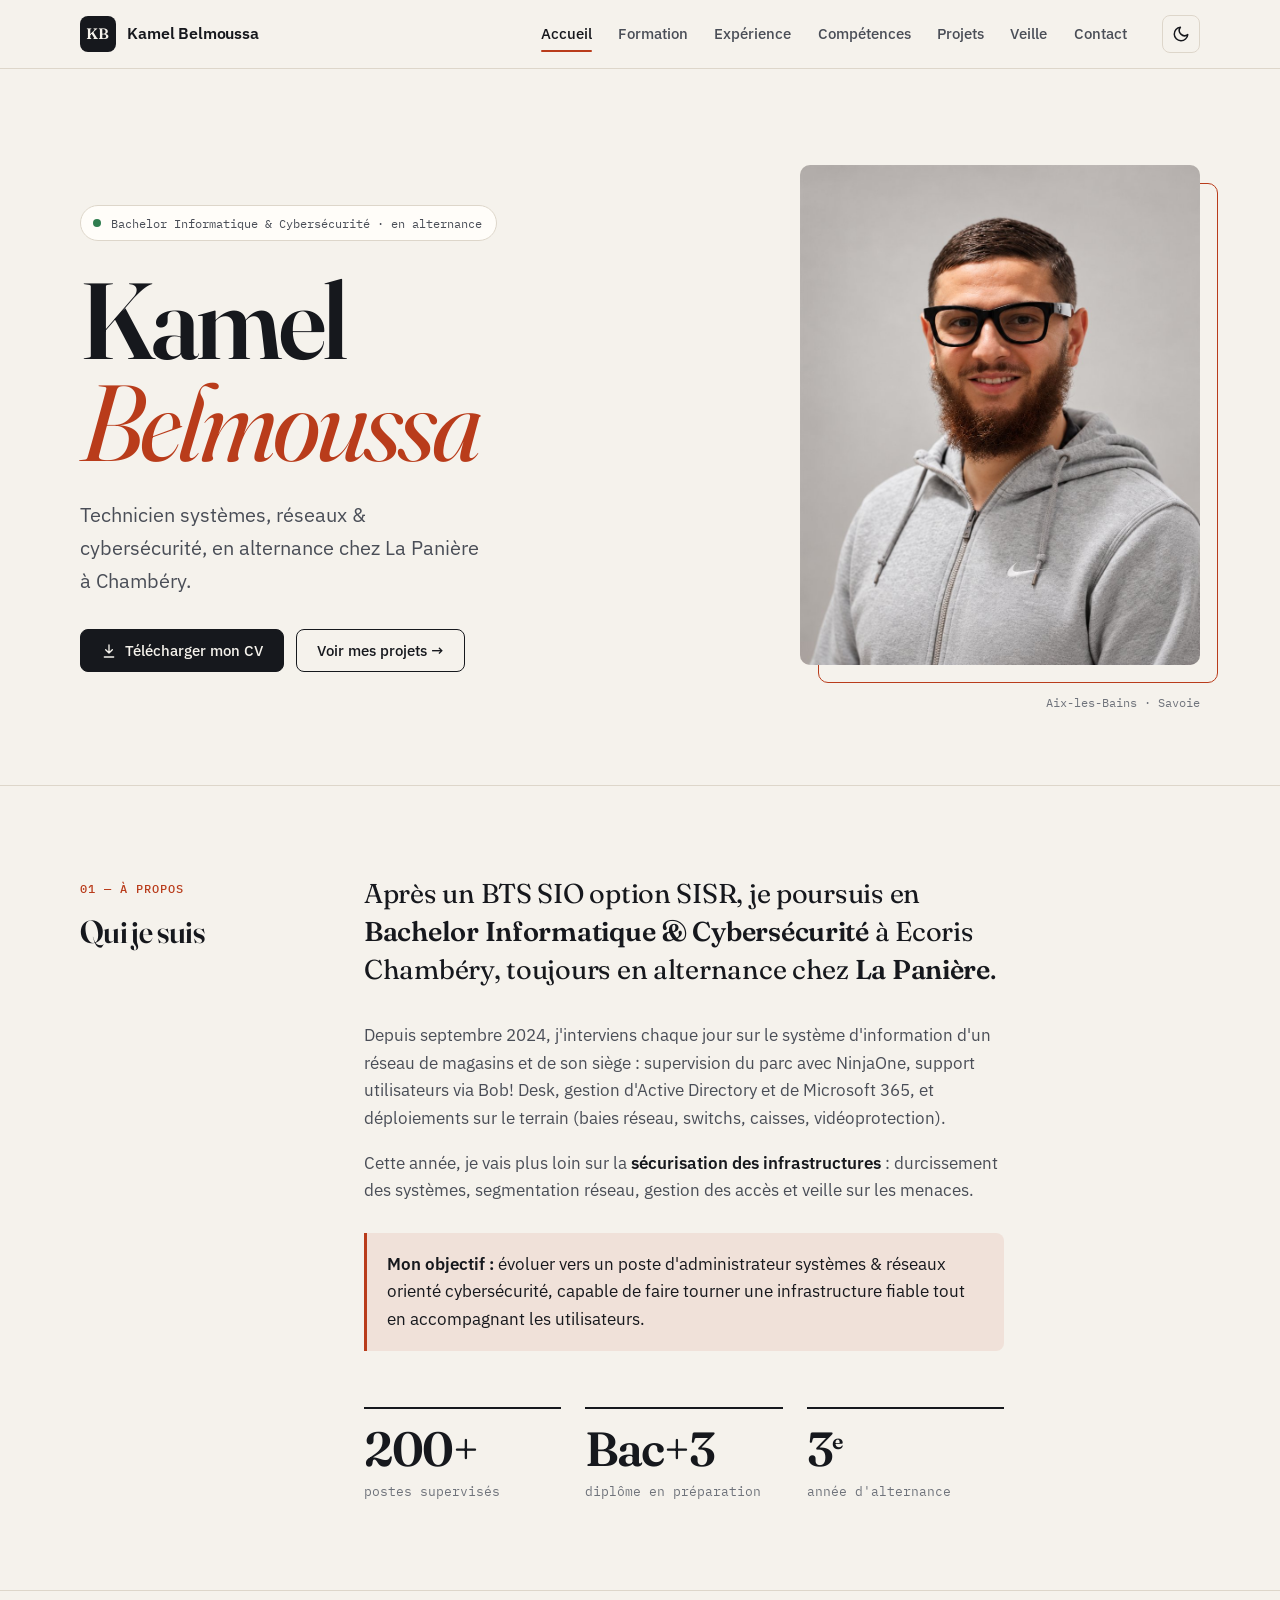
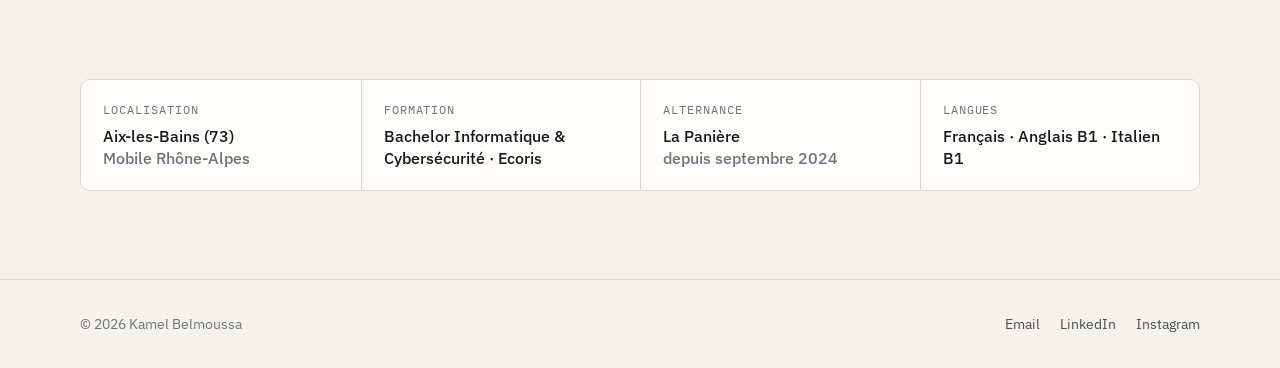
<file: index.html>
<!doctype html>
<html lang="fr">
<head>
  <meta charset="utf-8" />
  <meta name="viewport" content="width=device-width, initial-scale=1, viewport-fit=cover" />
  <title>Kamel Belmoussa — Portfolio</title>
  <meta name="description" content="Portfolio de Kamel Belmoussa — étudiant en Bachelor Informatique &amp; Cybersécurité, alternant technicien systèmes et réseaux chez La Panière." />
  <meta property="og:type" content="website" />
  <meta property="og:title" content="Kamel Belmoussa — Portfolio" />
  <meta property="og:description" content="Bachelor Informatique &amp; Cybersécurité · Alternant technicien systèmes et réseaux chez La Panière." />
  <meta property="og:image" content="https://belmoussa01.github.io/images/kamel.jpg" />
  <meta property="og:locale" content="fr_FR" />
  <meta name="twitter:card" content="summary_large_image" />
  <link rel="icon" href="data:image/svg+xml,%3Csvg xmlns='http://www.w3.org/2000/svg' viewBox='0 0 100 100'%3E%3Crect width='100' height='100' rx='20' fill='%2316181d'/%3E%3Ctext x='46' y='70' text-anchor='middle' font-size='60' font-family='Georgia,serif' font-weight='700' fill='%23f5f2ec'%3EK%3C/text%3E%3Ccircle cx='78' cy='68' r='7' fill='%23e4572e'/%3E%3C/svg%3E" />
  <link rel="preconnect" href="https://fonts.googleapis.com" />
  <link rel="preconnect" href="https://fonts.gstatic.com" crossorigin />
  <link href="https://fonts.googleapis.com/css2?family=Fraunces:ital,opsz,wght@0,9..144,400..700;1,9..144,400..600&family=IBM+Plex+Mono:wght@400;500&family=IBM+Plex+Sans:wght@400;500;600&display=swap" rel="stylesheet" />
  <link rel="stylesheet" href="style.css" />
  <script>try{var t=localStorage.getItem("theme");if(t==="dark"||t==="light")document.documentElement.setAttribute("data-theme",t)}catch(e){}</script>
  <script src="app.js" defer></script>
</head>
<body>

  <header class="site-header">
    <div class="wrap header-inner">
      <a class="brand" href="index.html"><span class="brand-mark">KB</span><span class="brand-name">Kamel Belmoussa</span></a>
      <nav class="site-nav" id="site-nav" aria-label="Navigation principale">
        <a href="index.html" aria-current="page">Accueil</a>
        <a href="school.html">Formation</a>
        <a href="work.html">Expérience</a>
        <a href="skills.html">Compétences</a>
        <a href="projects.html">Projets</a>
        <a href="veille.html">Veille</a>
        <a href="contact.html">Contact</a>
      </nav>
      <div class="header-actions">
        <button id="theme-toggle" class="icon-btn" type="button" aria-label="Changer de thème" title="Changer de thème">
          <svg class="i-moon" viewBox="0 0 24 24" fill="none" stroke="currentColor" stroke-width="2" stroke-linecap="round" stroke-linejoin="round" aria-hidden="true"><path d="M21 12.8A9 9 0 1 1 11.2 3a7 7 0 0 0 9.8 9.8z"/></svg>
          <svg class="i-sun" viewBox="0 0 24 24" fill="none" stroke="currentColor" stroke-width="2" stroke-linecap="round" stroke-linejoin="round" aria-hidden="true"><circle cx="12" cy="12" r="4"/><path d="M12 2v2M12 20v2M4.9 4.9l1.4 1.4M17.7 17.7l1.4 1.4M2 12h2M20 12h2M4.9 19.1l1.4-1.4M17.7 6.3l1.4-1.4"/></svg>
        </button>
        <button id="nav-toggle" class="icon-btn nav-toggle" type="button" aria-label="Ouvrir le menu" aria-expanded="false" aria-controls="site-nav">
          <svg viewBox="0 0 24 24" fill="none" stroke="currentColor" stroke-width="2" stroke-linecap="round" aria-hidden="true"><path d="M4 7h16M4 12h16M4 17h16"/></svg>
        </button>
      </div>
    </div>
  </header>

  <main>
    <section class="wrap hero">
      <div class="hero-text">
        <p class="status reveal"><span class="dot"></span>Bachelor Informatique &amp; Cybersécurité · en alternance</p>
        <h1 class="display reveal reveal-2">Kamel<br /><em>Belmoussa</em></h1>
        <p class="hero-role reveal reveal-3">Technicien systèmes, réseaux &amp; cybersécurité, en alternance chez La Panière à Chambéry.</p>
        <div class="btn-row reveal reveal-3">
          <a class="btn btn-primary" href="BELMOUSSA_Kamel.pdf" target="_blank" rel="noopener">
            <svg viewBox="0 0 24 24" fill="none" stroke="currentColor" stroke-width="2" stroke-linecap="round" stroke-linejoin="round" aria-hidden="true"><path d="M12 3v12M7 10l5 5 5-5M5 21h14"/></svg>
            Télécharger mon CV
          </a>
          <a class="btn btn-ghost" href="projects.html">Voir mes projets →</a>
        </div>
      </div>
      <figure class="hero-photo reveal reveal-2">
        <div class="photo-frame"><img src="images/kamel.jpg" width="900" height="1125" alt="Portrait de Kamel Belmoussa" /></div>
        <figcaption>Aix-les-Bains · Savoie</figcaption>
      </figure>
    </section>

    <section class="section">
      <div class="wrap split">
        <div class="split-label">
          <p class="kicker">01 — À propos</p>
          <h2>Qui je suis</h2>
        </div>
        <div class="prose">
          <p class="lead">Après un BTS SIO option SISR, je poursuis en <strong>Bachelor Informatique &amp; Cybersécurité</strong> à Ecoris Chambéry, toujours en alternance chez <strong>La Panière</strong>.</p>
          <p>Depuis septembre 2024, j'interviens chaque jour sur le système d'information d'un réseau de magasins et de son siège : supervision du parc avec NinjaOne, support utilisateurs via Bob! Desk, gestion d'Active Directory et de Microsoft 365, et déploiements sur le terrain (baies réseau, switchs, caisses, vidéoprotection).</p>
          <p>Cette année, je vais plus loin sur la <strong>sécurisation des infrastructures</strong> : durcissement des systèmes, segmentation réseau, gestion des accès et veille sur les menaces.</p>
          <p class="goal"><strong>Mon objectif :</strong> évoluer vers un poste d'administrateur systèmes &amp; réseaux orienté cybersécurité, capable de faire tourner une infrastructure fiable tout en accompagnant les utilisateurs.</p>

          <div class="stats">
            <div class="stat"><div class="stat-value">200+</div><div class="stat-label">postes supervisés</div></div>
            <div class="stat"><div class="stat-value">Bac+3</div><div class="stat-label">diplôme en préparation</div></div>
            <div class="stat"><div class="stat-value">3<sup>e</sup></div><div class="stat-label">année d'alternance</div></div>
          </div>
        </div>
      </div>
    </section>

    <section class="section">
      <div class="wrap">
        <dl class="facts">
          <div class="fact"><dt>Localisation</dt><dd>Aix-les-Bains (73)<br /><span class="muted">Mobile Rhône-Alpes</span></dd></div>
          <div class="fact"><dt>Formation</dt><dd>Bachelor Informatique &amp; Cybersécurité · Ecoris</dd></div>
          <div class="fact"><dt>Alternance</dt><dd>La Panière<br /><span class="muted">depuis septembre 2024</span></dd></div>
          <div class="fact"><dt>Langues</dt><dd>Français · Anglais B1 · Italien B1</dd></div>
        </dl>
      </div>
    </section>
  </main>

  <footer class="site-footer">
    <div class="wrap footer-inner">
      <p>© 2026 Kamel Belmoussa</p>
      <nav class="footer-links" aria-label="Réseaux">
        <a href="mailto:belmoussa01510@gmail.com">Email</a>
        <a href="https://www.linkedin.com/in/kamel-belmoussa-8895262b4/" target="_blank" rel="noopener">LinkedIn</a>
        <a href="https://instagram.com/kmlb.1" target="_blank" rel="noopener">Instagram</a>
      </nav>
    </div>
  </footer>
</body>
</html>
</file>
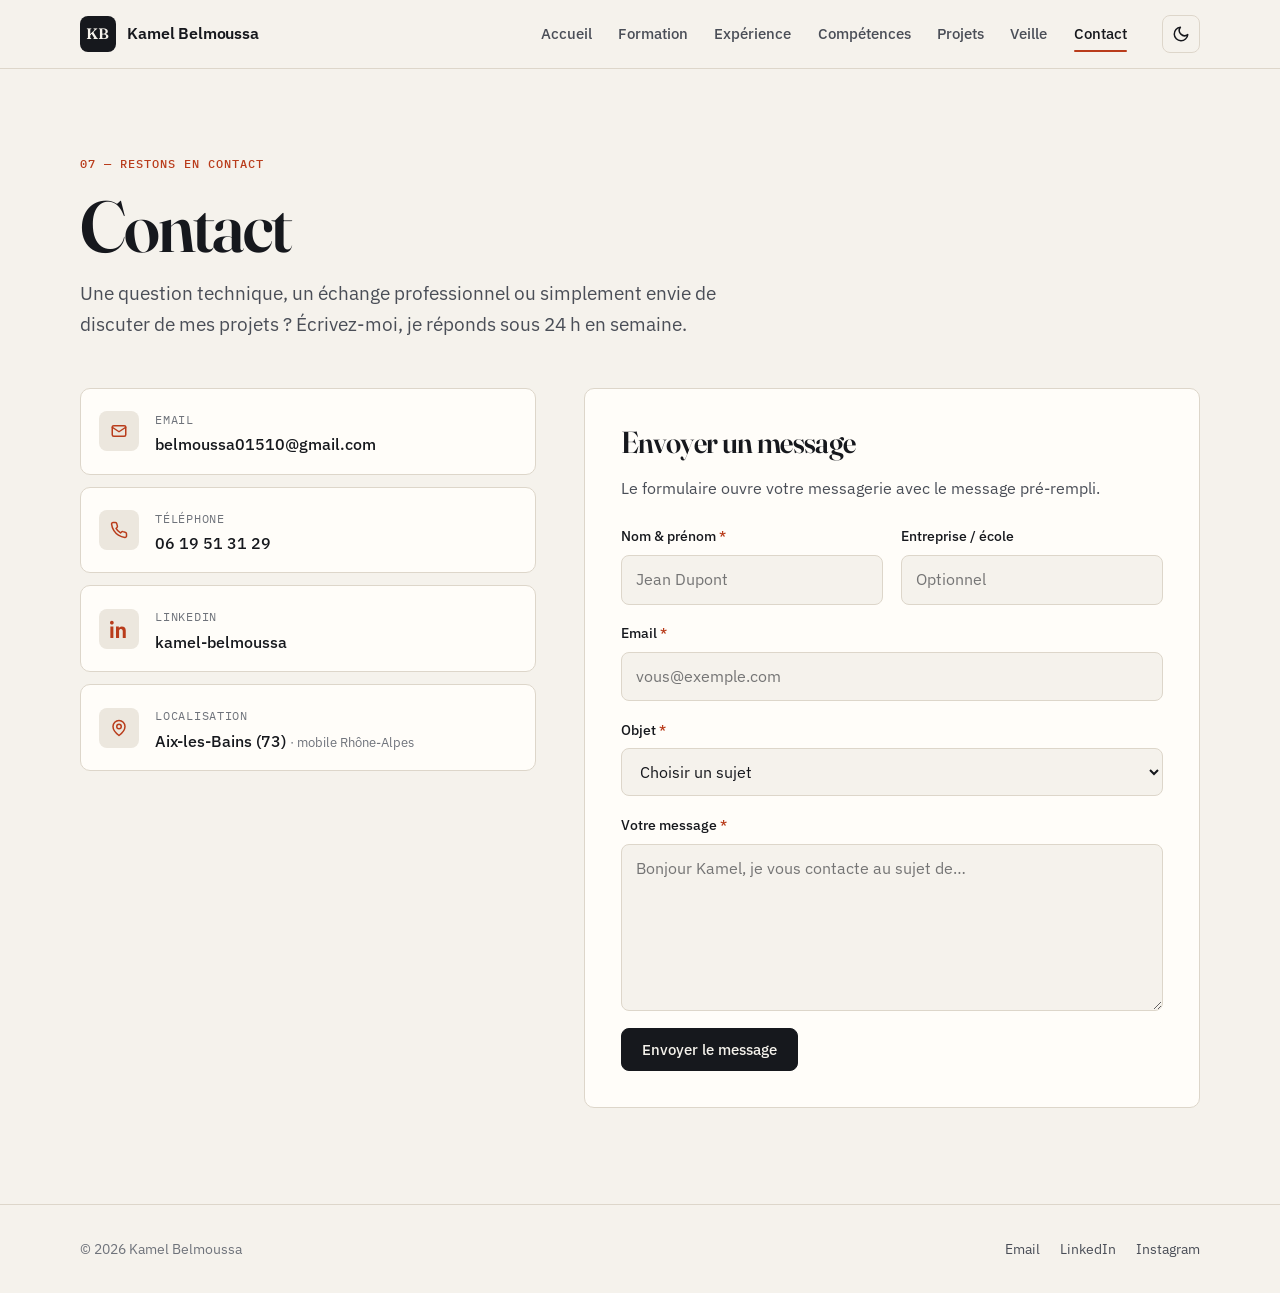
<file: contact.html>
<!doctype html>
<html lang="fr">
<head>
  <meta charset="utf-8" />
  <meta name="viewport" content="width=device-width, initial-scale=1, viewport-fit=cover" />
  <title>Contact — Kamel Belmoussa</title>
  <meta name="description" content="Contacter Kamel Belmoussa : email, téléphone, LinkedIn." />
  <meta property="og:type" content="website" />
  <meta property="og:title" content="Contact — Kamel Belmoussa" />
  <meta property="og:image" content="https://belmoussa01.github.io/images/kamel.jpg" />
  <meta property="og:locale" content="fr_FR" />
  <link rel="icon" href="data:image/svg+xml,%3Csvg xmlns='http://www.w3.org/2000/svg' viewBox='0 0 100 100'%3E%3Crect width='100' height='100' rx='20' fill='%2316181d'/%3E%3Ctext x='46' y='70' text-anchor='middle' font-size='60' font-family='Georgia,serif' font-weight='700' fill='%23f5f2ec'%3EK%3C/text%3E%3Ccircle cx='78' cy='68' r='7' fill='%23e4572e'/%3E%3C/svg%3E" />
  <link rel="preconnect" href="https://fonts.googleapis.com" />
  <link rel="preconnect" href="https://fonts.gstatic.com" crossorigin />
  <link href="https://fonts.googleapis.com/css2?family=Fraunces:ital,opsz,wght@0,9..144,400..700;1,9..144,400..600&family=IBM+Plex+Mono:wght@400;500&family=IBM+Plex+Sans:wght@400;500;600&display=swap" rel="stylesheet" />
  <link rel="stylesheet" href="style.css" />
  <script>try{var t=localStorage.getItem("theme");if(t==="dark"||t==="light")document.documentElement.setAttribute("data-theme",t)}catch(e){}</script>
  <script src="app.js" defer></script>
</head>
<body>

  <header class="site-header">
    <div class="wrap header-inner">
      <a class="brand" href="index.html"><span class="brand-mark">KB</span><span class="brand-name">Kamel Belmoussa</span></a>
      <nav class="site-nav" id="site-nav" aria-label="Navigation principale">
        <a href="index.html">Accueil</a>
        <a href="school.html">Formation</a>
        <a href="work.html">Expérience</a>
        <a href="skills.html">Compétences</a>
        <a href="projects.html">Projets</a>
        <a href="veille.html">Veille</a>
        <a href="contact.html" aria-current="page">Contact</a>
      </nav>
      <div class="header-actions">
        <button id="theme-toggle" class="icon-btn" type="button" aria-label="Changer de thème" title="Changer de thème">
          <svg class="i-moon" viewBox="0 0 24 24" fill="none" stroke="currentColor" stroke-width="2" stroke-linecap="round" stroke-linejoin="round" aria-hidden="true"><path d="M21 12.8A9 9 0 1 1 11.2 3a7 7 0 0 0 9.8 9.8z"/></svg>
          <svg class="i-sun" viewBox="0 0 24 24" fill="none" stroke="currentColor" stroke-width="2" stroke-linecap="round" stroke-linejoin="round" aria-hidden="true"><circle cx="12" cy="12" r="4"/><path d="M12 2v2M12 20v2M4.9 4.9l1.4 1.4M17.7 17.7l1.4 1.4M2 12h2M20 12h2M4.9 19.1l1.4-1.4M17.7 6.3l1.4-1.4"/></svg>
        </button>
        <button id="nav-toggle" class="icon-btn nav-toggle" type="button" aria-label="Ouvrir le menu" aria-expanded="false" aria-controls="site-nav">
          <svg viewBox="0 0 24 24" fill="none" stroke="currentColor" stroke-width="2" stroke-linecap="round" aria-hidden="true"><path d="M4 7h16M4 12h16M4 17h16"/></svg>
        </button>
      </div>
    </div>
  </header>

  <main>
    <section class="wrap page-head">
      <p class="kicker">07 — Restons en contact</p>
      <h1>Contact</h1>
      <p class="lede">Une question technique, un échange professionnel ou simplement envie de discuter de mes projets ? Écrivez-moi, je réponds sous 24 h en semaine.</p>
    </section>

    <div class="wrap page-body contact-layout">
      <div class="contact-list">
        <a href="mailto:belmoussa01510@gmail.com" class="contact-card">
          <span class="contact-icon"><svg viewBox="0 0 24 24" fill="none" stroke="currentColor" stroke-width="2" stroke-linecap="round" stroke-linejoin="round" aria-hidden="true"><rect x="3" y="5" width="18" height="14" rx="2"/><path d="m3 7 9 6 9-6"/></svg></span>
          <span><span class="contact-label">Email</span><br /><span class="contact-value">belmoussa01510@gmail.com</span></span>
        </a>
        <a href="tel:+33619513129" class="contact-card">
          <span class="contact-icon"><svg viewBox="0 0 24 24" fill="none" stroke="currentColor" stroke-width="2" stroke-linecap="round" stroke-linejoin="round" aria-hidden="true"><path d="M22 16.9v3a2 2 0 0 1-2.2 2 19.8 19.8 0 0 1-8.6-3.1 19.5 19.5 0 0 1-6-6A19.8 19.8 0 0 1 2.1 4.2 2 2 0 0 1 4.1 2h3a2 2 0 0 1 2 1.7c.1 1 .4 1.9.7 2.8a2 2 0 0 1-.5 2.1L8 9.9a16 16 0 0 0 6 6l1.3-1.3a2 2 0 0 1 2.1-.4c.9.3 1.8.6 2.8.7a2 2 0 0 1 1.7 2z"/></svg></span>
          <span><span class="contact-label">Téléphone</span><br /><span class="contact-value">06 19 51 31 29</span></span>
        </a>
        <a href="https://www.linkedin.com/in/kamel-belmoussa-8895262b4/" target="_blank" rel="noopener" class="contact-card">
          <span class="contact-icon"><svg viewBox="0 0 24 24" fill="currentColor" aria-hidden="true"><path d="M4.98 3.5C4.98 4.88 3.86 6 2.5 6S0 4.88 0 3.5 1.12 1 2.5 1 4.98 2.12 4.98 3.5zM.5 8.5h4V24h-4zM8 8.5h3.8v2.1h.1c.5-.9 1.7-2.1 3.6-2.1C19.4 8.5 21 10.4 21 14v10h-4v-8.6c0-2-.7-3.4-2.4-3.4-1.3 0-2.1.9-2.4 1.7-.1.3-.1.8-.1 1.3V24H8V8.5z"/></svg></span>
          <span><span class="contact-label">LinkedIn</span><br /><span class="contact-value">kamel-belmoussa</span></span>
        </a>
        <div class="contact-card">
          <span class="contact-icon"><svg viewBox="0 0 24 24" fill="none" stroke="currentColor" stroke-width="2" stroke-linecap="round" stroke-linejoin="round" aria-hidden="true"><path d="M20 10c0 6-8 12-8 12s-8-6-8-12a8 8 0 0 1 16 0z"/><circle cx="12" cy="10" r="3"/></svg></span>
          <span><span class="contact-label">Localisation</span><br /><span class="contact-value">Aix-les-Bains (73) <small>· mobile Rhône-Alpes</small></span></span>
        </div>
      </div>

      <div class="card form-card">
        <h2>Envoyer un message</h2>
        <p class="form-intro">Le formulaire ouvre votre messagerie avec le message pré-rempli.</p>

        <form id="contact-form" class="contact-form" novalidate>
          <div class="form-row">
            <div class="form-field">
              <label for="cf-name">Nom &amp; prénom <span class="req">*</span></label>
              <input type="text" id="cf-name" name="name" required autocomplete="name" placeholder="Jean Dupont" />
            </div>
            <div class="form-field">
              <label for="cf-company">Entreprise / école</label>
              <input type="text" id="cf-company" name="company" autocomplete="organization" placeholder="Optionnel" />
            </div>
          </div>

          <div class="form-field">
            <label for="cf-email">Email <span class="req">*</span></label>
            <input type="email" id="cf-email" name="email" required autocomplete="email" placeholder="vous@exemple.com" />
          </div>

          <div class="form-field">
            <label for="cf-subject">Objet <span class="req">*</span></label>
            <select id="cf-subject" name="subject" required>
              <option value="">Choisir un sujet</option>
              <option value="Question technique">Question technique</option>
              <option value="Échange professionnel">Échange professionnel</option>
              <option value="Question sur mes projets">Question sur mes projets</option>
              <option value="Autre">Autre</option>
            </select>
          </div>

          <div class="form-field">
            <label for="cf-message">Votre message <span class="req">*</span></label>
            <textarea id="cf-message" name="message" rows="6" required placeholder="Bonjour Kamel, je vous contacte au sujet de…"></textarea>
          </div>

          <div class="form-actions">
            <button type="submit" class="btn btn-primary">Envoyer le message</button>
          </div>

          <div id="cf-feedback" class="form-feedback" role="status" hidden></div>
        </form>
      </div>
    </div>
  </main>

  <footer class="site-footer">
    <div class="wrap footer-inner">
      <p>© 2026 Kamel Belmoussa</p>
      <nav class="footer-links" aria-label="Réseaux">
        <a href="mailto:belmoussa01510@gmail.com">Email</a>
        <a href="https://www.linkedin.com/in/kamel-belmoussa-8895262b4/" target="_blank" rel="noopener">LinkedIn</a>
        <a href="https://instagram.com/kmlb.1" target="_blank" rel="noopener">Instagram</a>
      </nav>
    </div>
  </footer>
</body>
</html>
</file>
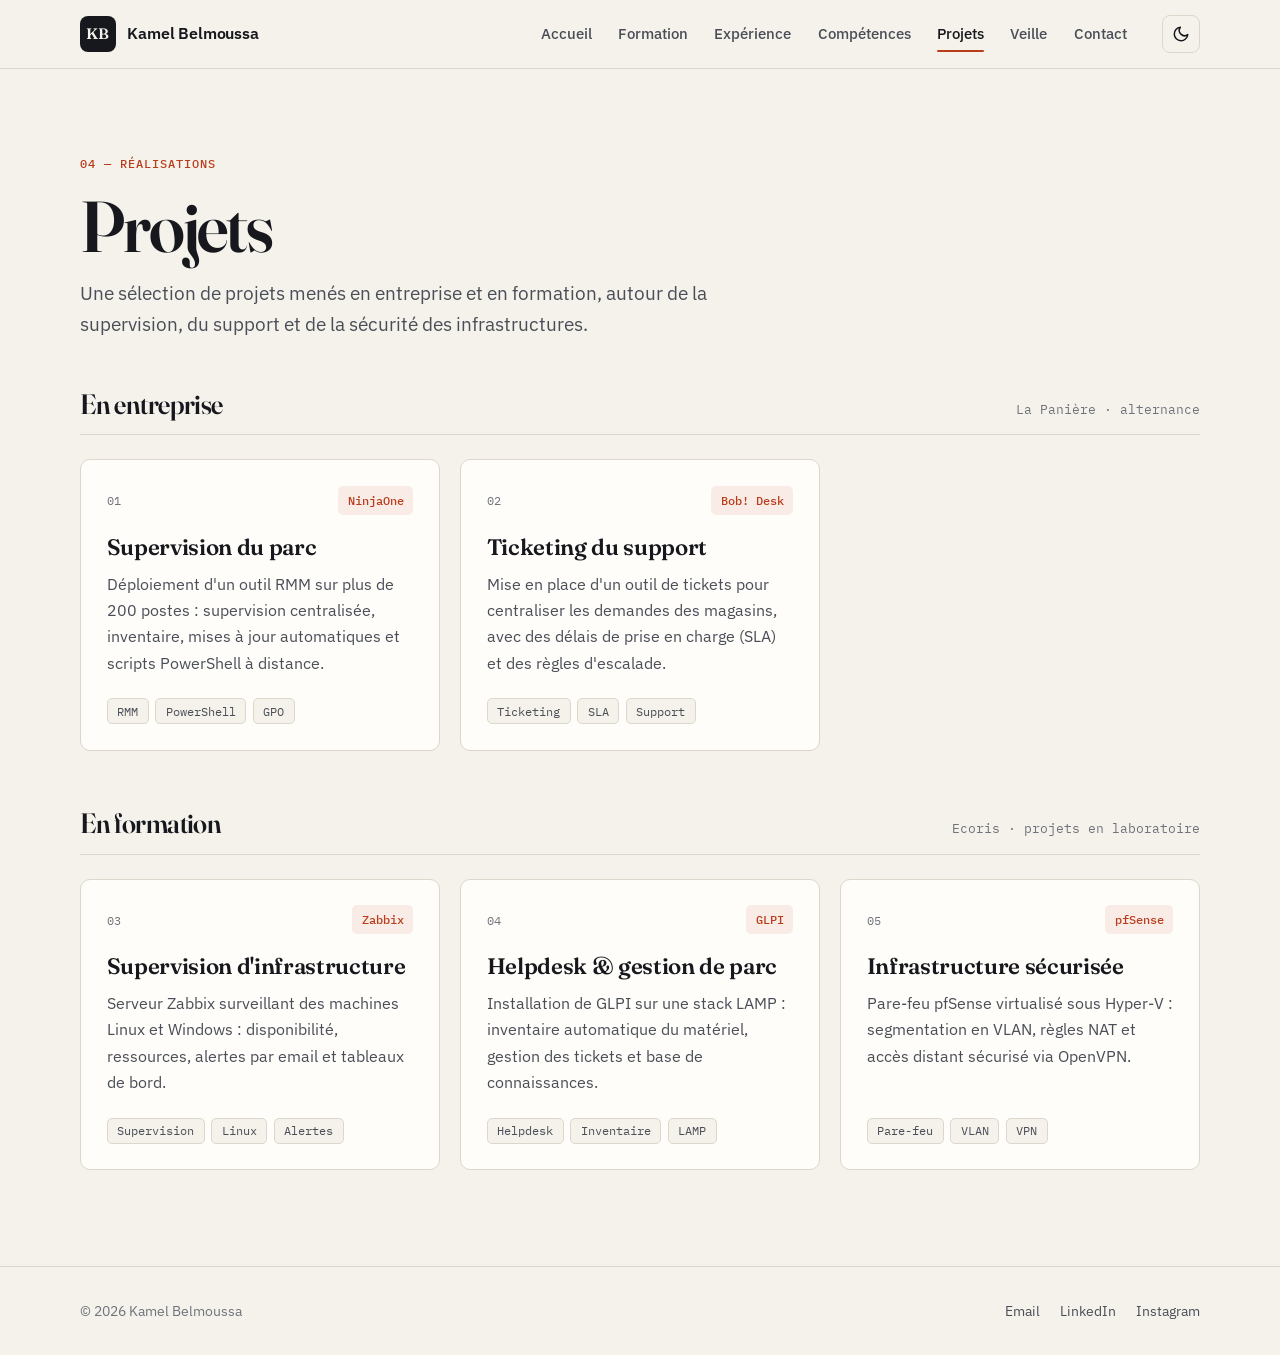
<file: projects.html>
<!doctype html>
<html lang="fr">
<head>
  <meta charset="utf-8" />
  <meta name="viewport" content="width=device-width, initial-scale=1, viewport-fit=cover" />
  <title>Projets — Kamel Belmoussa</title>
  <meta name="description" content="Projets de Kamel Belmoussa : supervision NinjaOne, ticketing Bob! Desk, Zabbix, GLPI, infrastructure pfSense." />
  <meta property="og:type" content="website" />
  <meta property="og:title" content="Projets — Kamel Belmoussa" />
  <meta property="og:description" content="Supervision, ticketing, helpdesk et infrastructure sécurisée." />
  <meta property="og:image" content="https://belmoussa01.github.io/images/kamel.jpg" />
  <meta property="og:locale" content="fr_FR" />
  <link rel="icon" href="data:image/svg+xml,%3Csvg xmlns='http://www.w3.org/2000/svg' viewBox='0 0 100 100'%3E%3Crect width='100' height='100' rx='20' fill='%2316181d'/%3E%3Ctext x='46' y='70' text-anchor='middle' font-size='60' font-family='Georgia,serif' font-weight='700' fill='%23f5f2ec'%3EK%3C/text%3E%3Ccircle cx='78' cy='68' r='7' fill='%23e4572e'/%3E%3C/svg%3E" />
  <link rel="preconnect" href="https://fonts.googleapis.com" />
  <link rel="preconnect" href="https://fonts.gstatic.com" crossorigin />
  <link href="https://fonts.googleapis.com/css2?family=Fraunces:ital,opsz,wght@0,9..144,400..700;1,9..144,400..600&family=IBM+Plex+Mono:wght@400;500&family=IBM+Plex+Sans:wght@400;500;600&display=swap" rel="stylesheet" />
  <link rel="stylesheet" href="style.css" />
  <script>try{var t=localStorage.getItem("theme");if(t==="dark"||t==="light")document.documentElement.setAttribute("data-theme",t)}catch(e){}</script>
  <script src="app.js" defer></script>
</head>
<body>

  <header class="site-header">
    <div class="wrap header-inner">
      <a class="brand" href="index.html"><span class="brand-mark">KB</span><span class="brand-name">Kamel Belmoussa</span></a>
      <nav class="site-nav" id="site-nav" aria-label="Navigation principale">
        <a href="index.html">Accueil</a>
        <a href="school.html">Formation</a>
        <a href="work.html">Expérience</a>
        <a href="skills.html">Compétences</a>
        <a href="projects.html" aria-current="page">Projets</a>
        <a href="veille.html">Veille</a>
        <a href="contact.html">Contact</a>
      </nav>
      <div class="header-actions">
        <button id="theme-toggle" class="icon-btn" type="button" aria-label="Changer de thème" title="Changer de thème">
          <svg class="i-moon" viewBox="0 0 24 24" fill="none" stroke="currentColor" stroke-width="2" stroke-linecap="round" stroke-linejoin="round" aria-hidden="true"><path d="M21 12.8A9 9 0 1 1 11.2 3a7 7 0 0 0 9.8 9.8z"/></svg>
          <svg class="i-sun" viewBox="0 0 24 24" fill="none" stroke="currentColor" stroke-width="2" stroke-linecap="round" stroke-linejoin="round" aria-hidden="true"><circle cx="12" cy="12" r="4"/><path d="M12 2v2M12 20v2M4.9 4.9l1.4 1.4M17.7 17.7l1.4 1.4M2 12h2M20 12h2M4.9 19.1l1.4-1.4M17.7 6.3l1.4-1.4"/></svg>
        </button>
        <button id="nav-toggle" class="icon-btn nav-toggle" type="button" aria-label="Ouvrir le menu" aria-expanded="false" aria-controls="site-nav">
          <svg viewBox="0 0 24 24" fill="none" stroke="currentColor" stroke-width="2" stroke-linecap="round" aria-hidden="true"><path d="M4 7h16M4 12h16M4 17h16"/></svg>
        </button>
      </div>
    </div>
  </header>

  <main>
    <section class="wrap page-head">
      <p class="kicker">04 — Réalisations</p>
      <h1>Projets</h1>
      <p class="lede">Une sélection de projets menés en entreprise et en formation, autour de la supervision, du support et de la sécurité des infrastructures.</p>
    </section>

    <div class="wrap page-body">
      <section class="group">
        <div class="group-head">
          <h2>En entreprise</h2>
          <span>La Panière · alternance</span>
        </div>
        <div class="grid">
          <article class="card project">
            <div class="project-top"><span class="project-num">01</span><span class="project-tool">NinjaOne</span></div>
            <h3>Supervision du parc</h3>
            <p>Déploiement d'un outil RMM sur plus de 200 postes : supervision centralisée, inventaire, mises à jour automatiques et scripts PowerShell à distance.</p>
            <ul class="tags"><li>RMM</li><li>PowerShell</li><li>GPO</li></ul>
          </article>

          <article class="card project">
            <div class="project-top"><span class="project-num">02</span><span class="project-tool">Bob! Desk</span></div>
            <h3>Ticketing du support</h3>
            <p>Mise en place d'un outil de tickets pour centraliser les demandes des magasins, avec des délais de prise en charge (SLA) et des règles d'escalade.</p>
            <ul class="tags"><li>Ticketing</li><li>SLA</li><li>Support</li></ul>
          </article>
        </div>
      </section>

      <section class="group">
        <div class="group-head">
          <h2>En formation</h2>
          <span>Ecoris · projets en laboratoire</span>
        </div>
        <div class="grid">
          <article class="card project">
            <div class="project-top"><span class="project-num">03</span><span class="project-tool">Zabbix</span></div>
            <h3>Supervision d'infrastructure</h3>
            <p>Serveur Zabbix surveillant des machines Linux et Windows : disponibilité, ressources, alertes par email et tableaux de bord.</p>
            <ul class="tags"><li>Supervision</li><li>Linux</li><li>Alertes</li></ul>
          </article>

          <article class="card project">
            <div class="project-top"><span class="project-num">04</span><span class="project-tool">GLPI</span></div>
            <h3>Helpdesk &amp; gestion de parc</h3>
            <p>Installation de GLPI sur une stack LAMP : inventaire automatique du matériel, gestion des tickets et base de connaissances.</p>
            <ul class="tags"><li>Helpdesk</li><li>Inventaire</li><li>LAMP</li></ul>
          </article>

          <article class="card project">
            <div class="project-top"><span class="project-num">05</span><span class="project-tool">pfSense</span></div>
            <h3>Infrastructure sécurisée</h3>
            <p>Pare-feu pfSense virtualisé sous Hyper-V : segmentation en VLAN, règles NAT et accès distant sécurisé via OpenVPN.</p>
            <ul class="tags"><li>Pare-feu</li><li>VLAN</li><li>VPN</li></ul>
          </article>
        </div>
      </section>
    </div>
  </main>

  <footer class="site-footer">
    <div class="wrap footer-inner">
      <p>© 2026 Kamel Belmoussa</p>
      <nav class="footer-links" aria-label="Réseaux">
        <a href="mailto:belmoussa01510@gmail.com">Email</a>
        <a href="https://www.linkedin.com/in/kamel-belmoussa-8895262b4/" target="_blank" rel="noopener">LinkedIn</a>
        <a href="https://instagram.com/kmlb.1" target="_blank" rel="noopener">Instagram</a>
      </nav>
    </div>
  </footer>
</body>
</html>
</file>
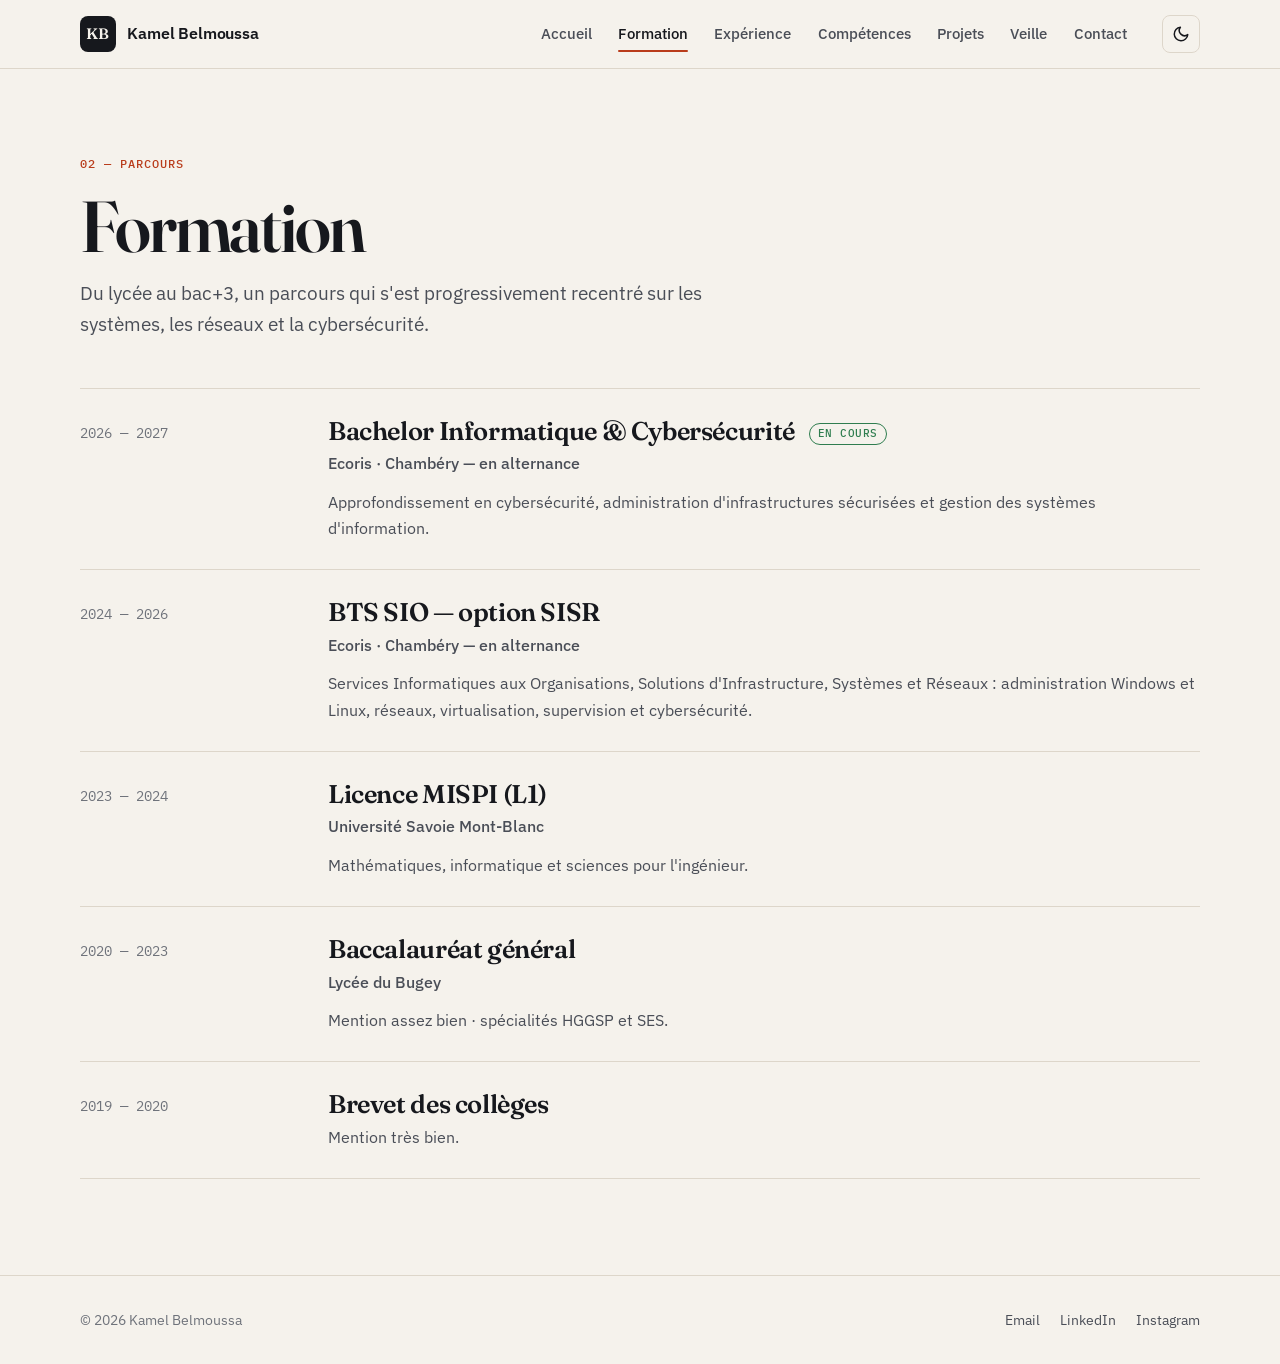
<file: school.html>
<!doctype html>
<html lang="fr">
<head>
  <meta charset="utf-8" />
  <meta name="viewport" content="width=device-width, initial-scale=1, viewport-fit=cover" />
  <title>Formation — Kamel Belmoussa</title>
  <meta name="description" content="Parcours scolaire de Kamel Belmoussa : Bachelor Informatique &amp; Cybersécurité, BTS SIO SISR, Licence MISPI." />
  <meta property="og:type" content="website" />
  <meta property="og:title" content="Formation — Kamel Belmoussa" />
  <meta property="og:image" content="https://belmoussa01.github.io/images/kamel.jpg" />
  <meta property="og:locale" content="fr_FR" />
  <link rel="icon" href="data:image/svg+xml,%3Csvg xmlns='http://www.w3.org/2000/svg' viewBox='0 0 100 100'%3E%3Crect width='100' height='100' rx='20' fill='%2316181d'/%3E%3Ctext x='46' y='70' text-anchor='middle' font-size='60' font-family='Georgia,serif' font-weight='700' fill='%23f5f2ec'%3EK%3C/text%3E%3Ccircle cx='78' cy='68' r='7' fill='%23e4572e'/%3E%3C/svg%3E" />
  <link rel="preconnect" href="https://fonts.googleapis.com" />
  <link rel="preconnect" href="https://fonts.gstatic.com" crossorigin />
  <link href="https://fonts.googleapis.com/css2?family=Fraunces:ital,opsz,wght@0,9..144,400..700;1,9..144,400..600&family=IBM+Plex+Mono:wght@400;500&family=IBM+Plex+Sans:wght@400;500;600&display=swap" rel="stylesheet" />
  <link rel="stylesheet" href="style.css" />
  <script>try{var t=localStorage.getItem("theme");if(t==="dark"||t==="light")document.documentElement.setAttribute("data-theme",t)}catch(e){}</script>
  <script src="app.js" defer></script>
</head>
<body>

  <header class="site-header">
    <div class="wrap header-inner">
      <a class="brand" href="index.html"><span class="brand-mark">KB</span><span class="brand-name">Kamel Belmoussa</span></a>
      <nav class="site-nav" id="site-nav" aria-label="Navigation principale">
        <a href="index.html">Accueil</a>
        <a href="school.html" aria-current="page">Formation</a>
        <a href="work.html">Expérience</a>
        <a href="skills.html">Compétences</a>
        <a href="projects.html">Projets</a>
        <a href="veille.html">Veille</a>
        <a href="contact.html">Contact</a>
      </nav>
      <div class="header-actions">
        <button id="theme-toggle" class="icon-btn" type="button" aria-label="Changer de thème" title="Changer de thème">
          <svg class="i-moon" viewBox="0 0 24 24" fill="none" stroke="currentColor" stroke-width="2" stroke-linecap="round" stroke-linejoin="round" aria-hidden="true"><path d="M21 12.8A9 9 0 1 1 11.2 3a7 7 0 0 0 9.8 9.8z"/></svg>
          <svg class="i-sun" viewBox="0 0 24 24" fill="none" stroke="currentColor" stroke-width="2" stroke-linecap="round" stroke-linejoin="round" aria-hidden="true"><circle cx="12" cy="12" r="4"/><path d="M12 2v2M12 20v2M4.9 4.9l1.4 1.4M17.7 17.7l1.4 1.4M2 12h2M20 12h2M4.9 19.1l1.4-1.4M17.7 6.3l1.4-1.4"/></svg>
        </button>
        <button id="nav-toggle" class="icon-btn nav-toggle" type="button" aria-label="Ouvrir le menu" aria-expanded="false" aria-controls="site-nav">
          <svg viewBox="0 0 24 24" fill="none" stroke="currentColor" stroke-width="2" stroke-linecap="round" aria-hidden="true"><path d="M4 7h16M4 12h16M4 17h16"/></svg>
        </button>
      </div>
    </div>
  </header>

  <main>
    <section class="wrap page-head">
      <p class="kicker">02 — Parcours</p>
      <h1>Formation</h1>
      <p class="lede">Du lycée au bac+3, un parcours qui s'est progressivement recentré sur les systèmes, les réseaux et la cybersécurité.</p>
    </section>

    <div class="wrap page-body">
      <ol class="timeline">
        <li class="tl-item">
          <div class="tl-date">2026 — 2027</div>
          <div>
            <h3>Bachelor Informatique &amp; Cybersécurité <span class="badge">En cours</span></h3>
            <p class="tl-place">Ecoris · Chambéry — en alternance</p>
            <p>Approfondissement en cybersécurité, administration d'infrastructures sécurisées et gestion des systèmes d'information.</p>
          </div>
        </li>
        <li class="tl-item">
          <div class="tl-date">2024 — 2026</div>
          <div>
            <h3>BTS SIO — option SISR</h3>
            <p class="tl-place">Ecoris · Chambéry — en alternance</p>
            <p>Services Informatiques aux Organisations, Solutions d'Infrastructure, Systèmes et Réseaux : administration Windows et Linux, réseaux, virtualisation, supervision et cybersécurité.</p>
          </div>
        </li>
        <li class="tl-item">
          <div class="tl-date">2023 — 2024</div>
          <div>
            <h3>Licence MISPI (L1)</h3>
            <p class="tl-place">Université Savoie Mont-Blanc</p>
            <p>Mathématiques, informatique et sciences pour l'ingénieur.</p>
          </div>
        </li>
        <li class="tl-item">
          <div class="tl-date">2020 — 2023</div>
          <div>
            <h3>Baccalauréat général</h3>
            <p class="tl-place">Lycée du Bugey</p>
            <p>Mention assez bien · spécialités HGGSP et SES.</p>
          </div>
        </li>
        <li class="tl-item">
          <div class="tl-date">2019 — 2020</div>
          <div>
            <h3>Brevet des collèges</h3>
            <p>Mention très bien.</p>
          </div>
        </li>
      </ol>
    </div>
  </main>

  <footer class="site-footer">
    <div class="wrap footer-inner">
      <p>© 2026 Kamel Belmoussa</p>
      <nav class="footer-links" aria-label="Réseaux">
        <a href="mailto:belmoussa01510@gmail.com">Email</a>
        <a href="https://www.linkedin.com/in/kamel-belmoussa-8895262b4/" target="_blank" rel="noopener">LinkedIn</a>
        <a href="https://instagram.com/kmlb.1" target="_blank" rel="noopener">Instagram</a>
      </nav>
    </div>
  </footer>
</body>
</html>
</file>
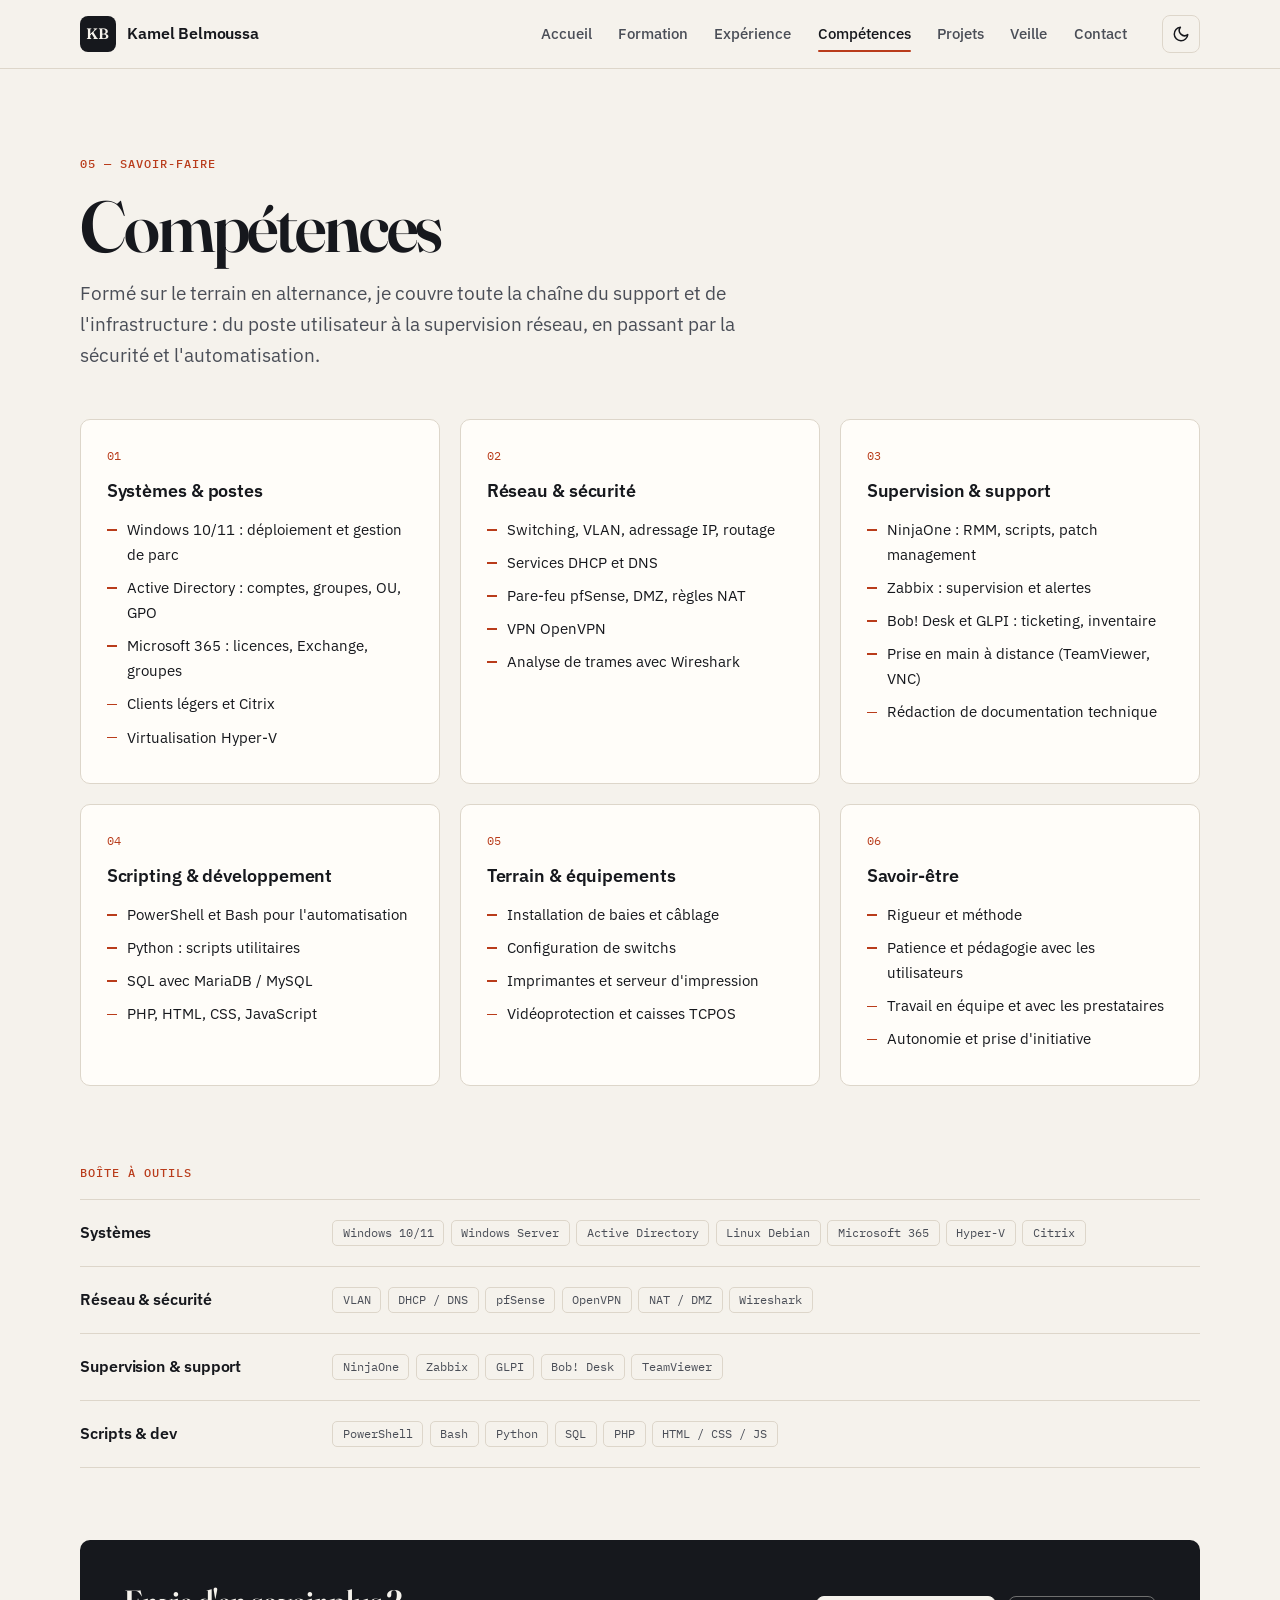
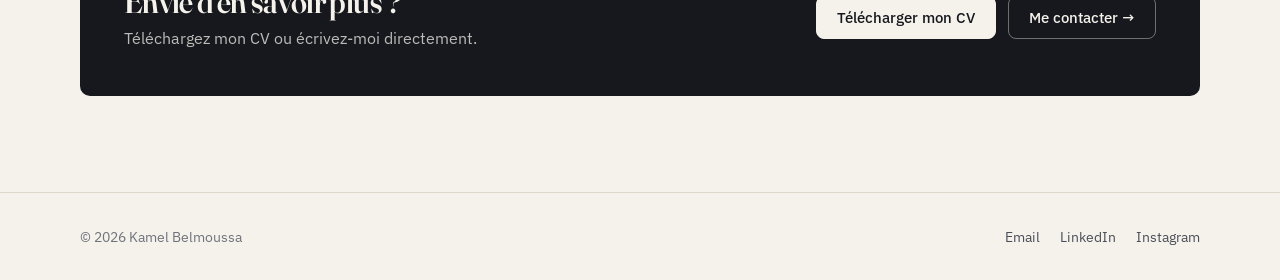
<file: skills.html>
<!doctype html>
<html lang="fr">
<head>
  <meta charset="utf-8" />
  <meta name="viewport" content="width=device-width, initial-scale=1, viewport-fit=cover" />
  <title>Compétences — Kamel Belmoussa</title>
  <meta name="description" content="Compétences de Kamel Belmoussa : systèmes Windows et Linux, réseau et sécurité, supervision, support, scripting." />
  <meta property="og:type" content="website" />
  <meta property="og:title" content="Compétences — Kamel Belmoussa" />
  <meta property="og:image" content="https://belmoussa01.github.io/images/kamel.jpg" />
  <meta property="og:locale" content="fr_FR" />
  <link rel="icon" href="data:image/svg+xml,%3Csvg xmlns='http://www.w3.org/2000/svg' viewBox='0 0 100 100'%3E%3Crect width='100' height='100' rx='20' fill='%2316181d'/%3E%3Ctext x='46' y='70' text-anchor='middle' font-size='60' font-family='Georgia,serif' font-weight='700' fill='%23f5f2ec'%3EK%3C/text%3E%3Ccircle cx='78' cy='68' r='7' fill='%23e4572e'/%3E%3C/svg%3E" />
  <link rel="preconnect" href="https://fonts.googleapis.com" />
  <link rel="preconnect" href="https://fonts.gstatic.com" crossorigin />
  <link href="https://fonts.googleapis.com/css2?family=Fraunces:ital,opsz,wght@0,9..144,400..700;1,9..144,400..600&family=IBM+Plex+Mono:wght@400;500&family=IBM+Plex+Sans:wght@400;500;600&display=swap" rel="stylesheet" />
  <link rel="stylesheet" href="style.css" />
  <script>try{var t=localStorage.getItem("theme");if(t==="dark"||t==="light")document.documentElement.setAttribute("data-theme",t)}catch(e){}</script>
  <script src="app.js" defer></script>
</head>
<body>

  <header class="site-header">
    <div class="wrap header-inner">
      <a class="brand" href="index.html"><span class="brand-mark">KB</span><span class="brand-name">Kamel Belmoussa</span></a>
      <nav class="site-nav" id="site-nav" aria-label="Navigation principale">
        <a href="index.html">Accueil</a>
        <a href="school.html">Formation</a>
        <a href="work.html">Expérience</a>
        <a href="skills.html" aria-current="page">Compétences</a>
        <a href="projects.html">Projets</a>
        <a href="veille.html">Veille</a>
        <a href="contact.html">Contact</a>
      </nav>
      <div class="header-actions">
        <button id="theme-toggle" class="icon-btn" type="button" aria-label="Changer de thème" title="Changer de thème">
          <svg class="i-moon" viewBox="0 0 24 24" fill="none" stroke="currentColor" stroke-width="2" stroke-linecap="round" stroke-linejoin="round" aria-hidden="true"><path d="M21 12.8A9 9 0 1 1 11.2 3a7 7 0 0 0 9.8 9.8z"/></svg>
          <svg class="i-sun" viewBox="0 0 24 24" fill="none" stroke="currentColor" stroke-width="2" stroke-linecap="round" stroke-linejoin="round" aria-hidden="true"><circle cx="12" cy="12" r="4"/><path d="M12 2v2M12 20v2M4.9 4.9l1.4 1.4M17.7 17.7l1.4 1.4M2 12h2M20 12h2M4.9 19.1l1.4-1.4M17.7 6.3l1.4-1.4"/></svg>
        </button>
        <button id="nav-toggle" class="icon-btn nav-toggle" type="button" aria-label="Ouvrir le menu" aria-expanded="false" aria-controls="site-nav">
          <svg viewBox="0 0 24 24" fill="none" stroke="currentColor" stroke-width="2" stroke-linecap="round" aria-hidden="true"><path d="M4 7h16M4 12h16M4 17h16"/></svg>
        </button>
      </div>
    </div>
  </header>

  <main>
    <section class="wrap page-head">
      <p class="kicker">05 — Savoir-faire</p>
      <h1>Compétences</h1>
      <p class="lede">Formé sur le terrain en alternance, je couvre toute la chaîne du support et de l'infrastructure : du poste utilisateur à la supervision réseau, en passant par la sécurité et l'automatisation.</p>
    </section>

    <div class="wrap page-body">
      <div class="grid">
        <article class="card skill-card">
          <span class="card-index">01</span>
          <h3>Systèmes &amp; postes</h3>
          <ul class="dash-list">
            <li>Windows 10/11 : déploiement et gestion de parc</li>
            <li>Active Directory : comptes, groupes, OU, GPO</li>
            <li>Microsoft 365 : licences, Exchange, groupes</li>
            <li>Clients légers et Citrix</li>
            <li>Virtualisation Hyper-V</li>
          </ul>
        </article>

        <article class="card skill-card">
          <span class="card-index">02</span>
          <h3>Réseau &amp; sécurité</h3>
          <ul class="dash-list">
            <li>Switching, VLAN, adressage IP, routage</li>
            <li>Services DHCP et DNS</li>
            <li>Pare-feu pfSense, DMZ, règles NAT</li>
            <li>VPN OpenVPN</li>
            <li>Analyse de trames avec Wireshark</li>
          </ul>
        </article>

        <article class="card skill-card">
          <span class="card-index">03</span>
          <h3>Supervision &amp; support</h3>
          <ul class="dash-list">
            <li>NinjaOne : RMM, scripts, patch management</li>
            <li>Zabbix : supervision et alertes</li>
            <li>Bob! Desk et GLPI : ticketing, inventaire</li>
            <li>Prise en main à distance (TeamViewer, VNC)</li>
            <li>Rédaction de documentation technique</li>
          </ul>
        </article>

        <article class="card skill-card">
          <span class="card-index">04</span>
          <h3>Scripting &amp; développement</h3>
          <ul class="dash-list">
            <li>PowerShell et Bash pour l'automatisation</li>
            <li>Python : scripts utilitaires</li>
            <li>SQL avec MariaDB / MySQL</li>
            <li>PHP, HTML, CSS, JavaScript</li>
          </ul>
        </article>

        <article class="card skill-card">
          <span class="card-index">05</span>
          <h3>Terrain &amp; équipements</h3>
          <ul class="dash-list">
            <li>Installation de baies et câblage</li>
            <li>Configuration de switchs</li>
            <li>Imprimantes et serveur d'impression</li>
            <li>Vidéoprotection et caisses TCPOS</li>
          </ul>
        </article>

        <article class="card skill-card">
          <span class="card-index">06</span>
          <h3>Savoir-être</h3>
          <ul class="dash-list">
            <li>Rigueur et méthode</li>
            <li>Patience et pédagogie avec les utilisateurs</li>
            <li>Travail en équipe et avec les prestataires</li>
            <li>Autonomie et prise d'initiative</li>
          </ul>
        </article>
      </div>

      <section class="stack">
        <p class="kicker">Boîte à outils</p>
        <div class="stack-row">
          <h3>Systèmes</h3>
          <ul class="tags"><li>Windows 10/11</li><li>Windows Server</li><li>Active Directory</li><li>Linux Debian</li><li>Microsoft 365</li><li>Hyper-V</li><li>Citrix</li></ul>
        </div>
        <div class="stack-row">
          <h3>Réseau &amp; sécurité</h3>
          <ul class="tags"><li>VLAN</li><li>DHCP / DNS</li><li>pfSense</li><li>OpenVPN</li><li>NAT / DMZ</li><li>Wireshark</li></ul>
        </div>
        <div class="stack-row">
          <h3>Supervision &amp; support</h3>
          <ul class="tags"><li>NinjaOne</li><li>Zabbix</li><li>GLPI</li><li>Bob! Desk</li><li>TeamViewer</li></ul>
        </div>
        <div class="stack-row">
          <h3>Scripts &amp; dev</h3>
          <ul class="tags"><li>PowerShell</li><li>Bash</li><li>Python</li><li>SQL</li><li>PHP</li><li>HTML / CSS / JS</li></ul>
        </div>
      </section>

      <div class="cta">
        <div>
          <h2>Envie d'en savoir plus ?</h2>
          <p>Téléchargez mon CV ou écrivez-moi directement.</p>
        </div>
        <div class="btn-row">
          <a class="btn btn-primary" href="BELMOUSSA_Kamel.pdf" target="_blank" rel="noopener">Télécharger mon CV</a>
          <a class="btn btn-ghost" href="contact.html">Me contacter →</a>
        </div>
      </div>
    </div>
  </main>

  <footer class="site-footer">
    <div class="wrap footer-inner">
      <p>© 2026 Kamel Belmoussa</p>
      <nav class="footer-links" aria-label="Réseaux">
        <a href="mailto:belmoussa01510@gmail.com">Email</a>
        <a href="https://www.linkedin.com/in/kamel-belmoussa-8895262b4/" target="_blank" rel="noopener">LinkedIn</a>
        <a href="https://instagram.com/kmlb.1" target="_blank" rel="noopener">Instagram</a>
      </nav>
    </div>
  </footer>
</body>
</html>
</file>
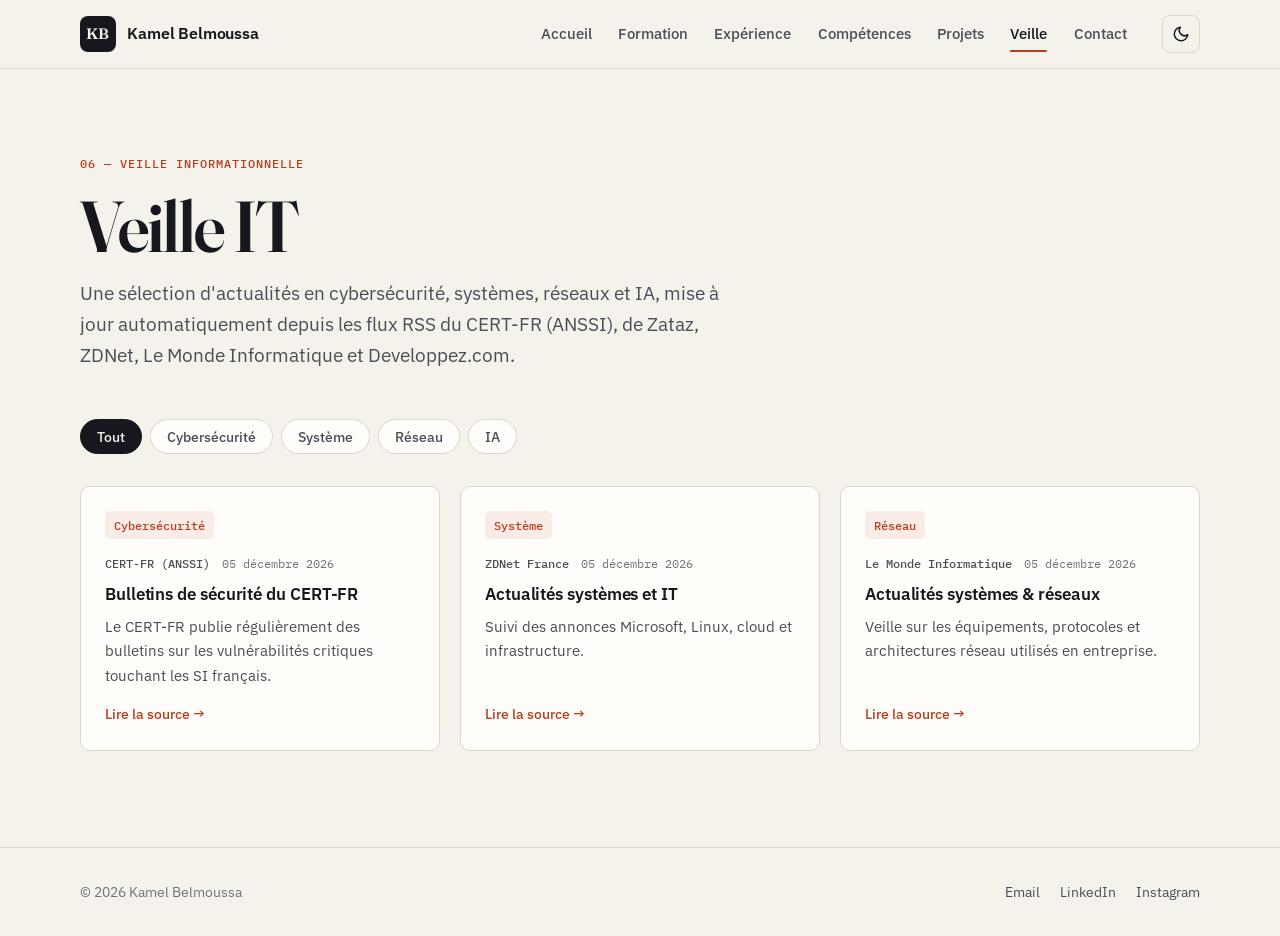
<file: veille.html>
<!doctype html>
<html lang="fr">
<head>
  <meta charset="utf-8" />
  <meta name="viewport" content="width=device-width, initial-scale=1, viewport-fit=cover" />
  <title>Veille — Kamel Belmoussa</title>
  <meta name="description" content="Veille technologique de Kamel Belmoussa : cybersécurité, systèmes, réseaux et IA, mise à jour automatiquement." />
  <meta property="og:type" content="website" />
  <meta property="og:title" content="Veille — Kamel Belmoussa" />
  <meta property="og:image" content="https://belmoussa01.github.io/images/kamel.jpg" />
  <meta property="og:locale" content="fr_FR" />
  <link rel="icon" href="data:image/svg+xml,%3Csvg xmlns='http://www.w3.org/2000/svg' viewBox='0 0 100 100'%3E%3Crect width='100' height='100' rx='20' fill='%2316181d'/%3E%3Ctext x='46' y='70' text-anchor='middle' font-size='60' font-family='Georgia,serif' font-weight='700' fill='%23f5f2ec'%3EK%3C/text%3E%3Ccircle cx='78' cy='68' r='7' fill='%23e4572e'/%3E%3C/svg%3E" />
  <link rel="preconnect" href="https://fonts.googleapis.com" />
  <link rel="preconnect" href="https://fonts.gstatic.com" crossorigin />
  <link href="https://fonts.googleapis.com/css2?family=Fraunces:ital,opsz,wght@0,9..144,400..700;1,9..144,400..600&family=IBM+Plex+Mono:wght@400;500&family=IBM+Plex+Sans:wght@400;500;600&display=swap" rel="stylesheet" />
  <link rel="stylesheet" href="style.css" />
  <script>try{var t=localStorage.getItem("theme");if(t==="dark"||t==="light")document.documentElement.setAttribute("data-theme",t)}catch(e){}</script>
  <script src="app.js" defer></script>
</head>
<body>

  <header class="site-header">
    <div class="wrap header-inner">
      <a class="brand" href="index.html"><span class="brand-mark">KB</span><span class="brand-name">Kamel Belmoussa</span></a>
      <nav class="site-nav" id="site-nav" aria-label="Navigation principale">
        <a href="index.html">Accueil</a>
        <a href="school.html">Formation</a>
        <a href="work.html">Expérience</a>
        <a href="skills.html">Compétences</a>
        <a href="projects.html">Projets</a>
        <a href="veille.html" aria-current="page">Veille</a>
        <a href="contact.html">Contact</a>
      </nav>
      <div class="header-actions">
        <button id="theme-toggle" class="icon-btn" type="button" aria-label="Changer de thème" title="Changer de thème">
          <svg class="i-moon" viewBox="0 0 24 24" fill="none" stroke="currentColor" stroke-width="2" stroke-linecap="round" stroke-linejoin="round" aria-hidden="true"><path d="M21 12.8A9 9 0 1 1 11.2 3a7 7 0 0 0 9.8 9.8z"/></svg>
          <svg class="i-sun" viewBox="0 0 24 24" fill="none" stroke="currentColor" stroke-width="2" stroke-linecap="round" stroke-linejoin="round" aria-hidden="true"><circle cx="12" cy="12" r="4"/><path d="M12 2v2M12 20v2M4.9 4.9l1.4 1.4M17.7 17.7l1.4 1.4M2 12h2M20 12h2M4.9 19.1l1.4-1.4M17.7 6.3l1.4-1.4"/></svg>
        </button>
        <button id="nav-toggle" class="icon-btn nav-toggle" type="button" aria-label="Ouvrir le menu" aria-expanded="false" aria-controls="site-nav">
          <svg viewBox="0 0 24 24" fill="none" stroke="currentColor" stroke-width="2" stroke-linecap="round" aria-hidden="true"><path d="M4 7h16M4 12h16M4 17h16"/></svg>
        </button>
      </div>
    </div>
  </header>

  <main>
    <section class="wrap page-head">
      <p class="kicker">06 — Veille informationnelle</p>
      <h1>Veille IT</h1>
      <p class="lede">Une sélection d'actualités en cybersécurité, systèmes, réseaux et IA, mise à jour automatiquement depuis les flux RSS du CERT-FR (ANSSI), de Zataz, ZDNet, Le Monde Informatique et Developpez.com.</p>
    </section>

    <div class="wrap page-body">
      <div class="veille-filters" role="group" aria-label="Filtrer par thème">
        <button class="filter-btn active" type="button" data-theme="all">Tout</button>
        <button class="filter-btn" type="button" data-theme="Cybersécurité">Cybersécurité</button>
        <button class="filter-btn" type="button" data-theme="Système">Système</button>
        <button class="filter-btn" type="button" data-theme="Réseau">Réseau</button>
        <button class="filter-btn" type="button" data-theme="IA">IA</button>
      </div>

      <div id="veille-list" class="veille-grid" aria-live="polite"></div>
    </div>
  </main>

  <footer class="site-footer">
    <div class="wrap footer-inner">
      <p>© 2026 Kamel Belmoussa</p>
      <nav class="footer-links" aria-label="Réseaux">
        <a href="mailto:belmoussa01510@gmail.com">Email</a>
        <a href="https://www.linkedin.com/in/kamel-belmoussa-8895262b4/" target="_blank" rel="noopener">LinkedIn</a>
        <a href="https://instagram.com/kmlb.1" target="_blank" rel="noopener">Instagram</a>
      </nav>
    </div>
  </footer>
</body>
</html>
</file>
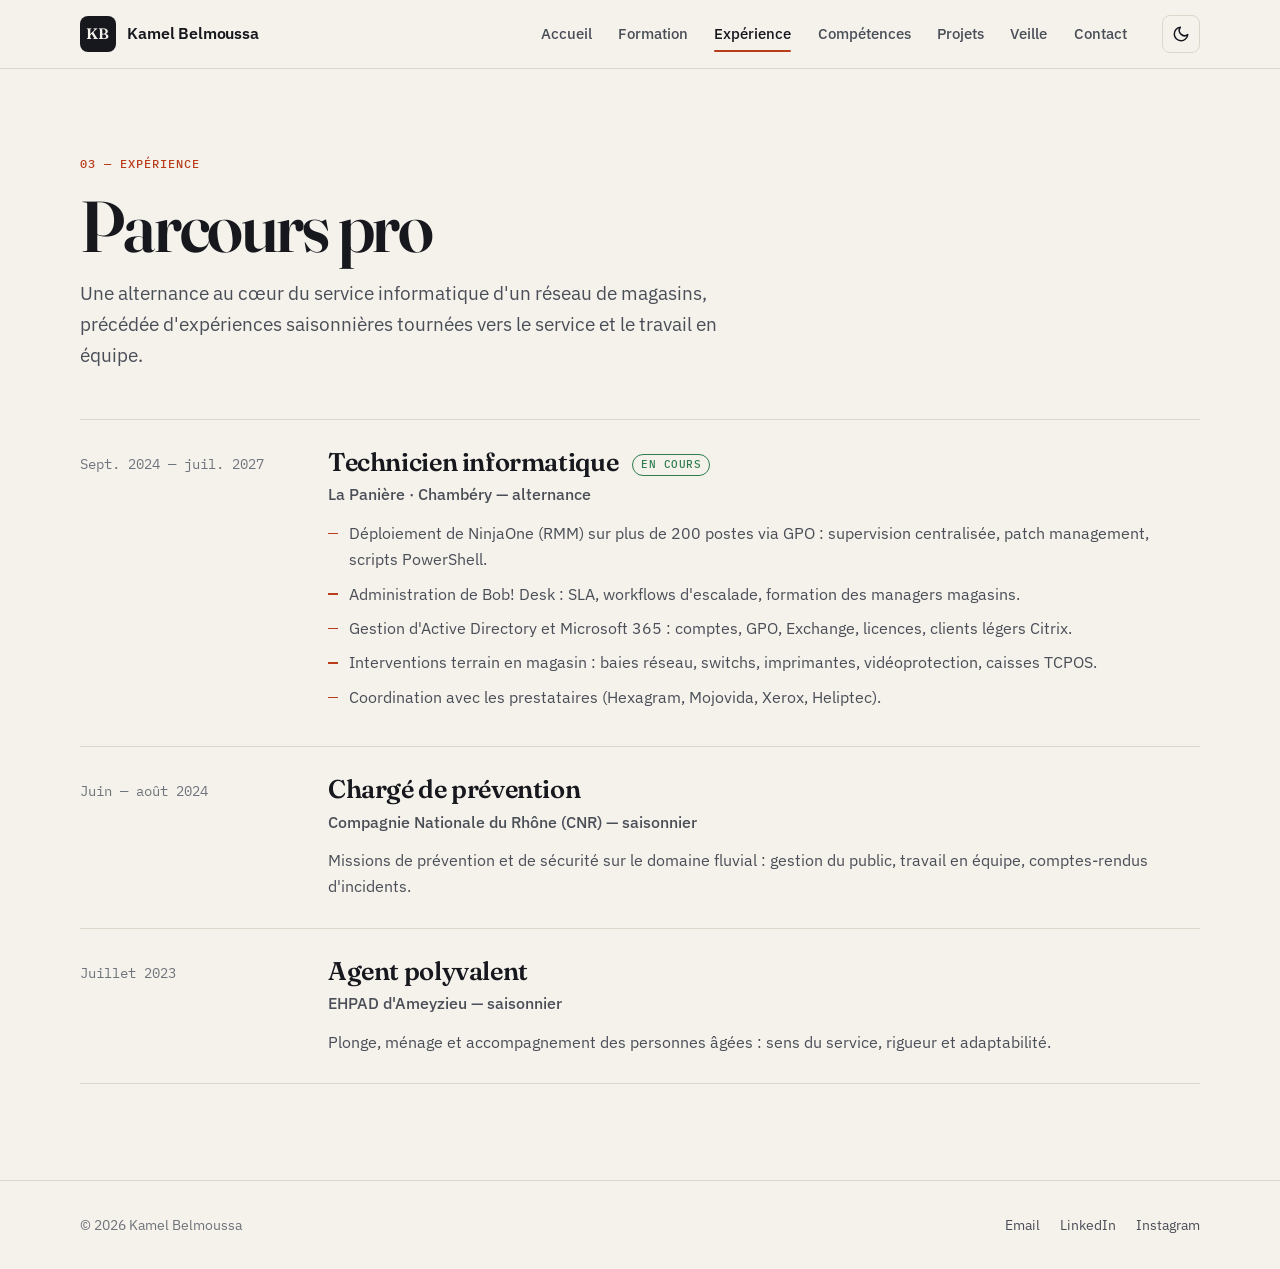
<file: work.html>
<!doctype html>
<html lang="fr">
<head>
  <meta charset="utf-8" />
  <meta name="viewport" content="width=device-width, initial-scale=1, viewport-fit=cover" />
  <title>Expérience — Kamel Belmoussa</title>
  <meta name="description" content="Parcours professionnel de Kamel Belmoussa : technicien informatique en alternance chez La Panière depuis 2024." />
  <meta property="og:type" content="website" />
  <meta property="og:title" content="Expérience — Kamel Belmoussa" />
  <meta property="og:image" content="https://belmoussa01.github.io/images/kamel.jpg" />
  <meta property="og:locale" content="fr_FR" />
  <link rel="icon" href="data:image/svg+xml,%3Csvg xmlns='http://www.w3.org/2000/svg' viewBox='0 0 100 100'%3E%3Crect width='100' height='100' rx='20' fill='%2316181d'/%3E%3Ctext x='46' y='70' text-anchor='middle' font-size='60' font-family='Georgia,serif' font-weight='700' fill='%23f5f2ec'%3EK%3C/text%3E%3Ccircle cx='78' cy='68' r='7' fill='%23e4572e'/%3E%3C/svg%3E" />
  <link rel="preconnect" href="https://fonts.googleapis.com" />
  <link rel="preconnect" href="https://fonts.gstatic.com" crossorigin />
  <link href="https://fonts.googleapis.com/css2?family=Fraunces:ital,opsz,wght@0,9..144,400..700;1,9..144,400..600&family=IBM+Plex+Mono:wght@400;500&family=IBM+Plex+Sans:wght@400;500;600&display=swap" rel="stylesheet" />
  <link rel="stylesheet" href="style.css" />
  <script>try{var t=localStorage.getItem("theme");if(t==="dark"||t==="light")document.documentElement.setAttribute("data-theme",t)}catch(e){}</script>
  <script src="app.js" defer></script>
</head>
<body>

  <header class="site-header">
    <div class="wrap header-inner">
      <a class="brand" href="index.html"><span class="brand-mark">KB</span><span class="brand-name">Kamel Belmoussa</span></a>
      <nav class="site-nav" id="site-nav" aria-label="Navigation principale">
        <a href="index.html">Accueil</a>
        <a href="school.html">Formation</a>
        <a href="work.html" aria-current="page">Expérience</a>
        <a href="skills.html">Compétences</a>
        <a href="projects.html">Projets</a>
        <a href="veille.html">Veille</a>
        <a href="contact.html">Contact</a>
      </nav>
      <div class="header-actions">
        <button id="theme-toggle" class="icon-btn" type="button" aria-label="Changer de thème" title="Changer de thème">
          <svg class="i-moon" viewBox="0 0 24 24" fill="none" stroke="currentColor" stroke-width="2" stroke-linecap="round" stroke-linejoin="round" aria-hidden="true"><path d="M21 12.8A9 9 0 1 1 11.2 3a7 7 0 0 0 9.8 9.8z"/></svg>
          <svg class="i-sun" viewBox="0 0 24 24" fill="none" stroke="currentColor" stroke-width="2" stroke-linecap="round" stroke-linejoin="round" aria-hidden="true"><circle cx="12" cy="12" r="4"/><path d="M12 2v2M12 20v2M4.9 4.9l1.4 1.4M17.7 17.7l1.4 1.4M2 12h2M20 12h2M4.9 19.1l1.4-1.4M17.7 6.3l1.4-1.4"/></svg>
        </button>
        <button id="nav-toggle" class="icon-btn nav-toggle" type="button" aria-label="Ouvrir le menu" aria-expanded="false" aria-controls="site-nav">
          <svg viewBox="0 0 24 24" fill="none" stroke="currentColor" stroke-width="2" stroke-linecap="round" aria-hidden="true"><path d="M4 7h16M4 12h16M4 17h16"/></svg>
        </button>
      </div>
    </div>
  </header>

  <main>
    <section class="wrap page-head">
      <p class="kicker">03 — Expérience</p>
      <h1>Parcours pro</h1>
      <p class="lede">Une alternance au cœur du service informatique d'un réseau de magasins, précédée d'expériences saisonnières tournées vers le service et le travail en équipe.</p>
    </section>

    <div class="wrap page-body">
      <ol class="timeline">
        <li class="tl-item">
          <div class="tl-date">Sept. 2024 — juil. 2027</div>
          <div>
            <h3>Technicien informatique <span class="badge">En cours</span></h3>
            <p class="tl-place">La Panière · Chambéry — alternance</p>
            <ul class="dash-list">
              <li>Déploiement de NinjaOne (RMM) sur plus de 200 postes via GPO : supervision centralisée, patch management, scripts PowerShell.</li>
              <li>Administration de Bob! Desk : SLA, workflows d'escalade, formation des managers magasins.</li>
              <li>Gestion d'Active Directory et Microsoft 365 : comptes, GPO, Exchange, licences, clients légers Citrix.</li>
              <li>Interventions terrain en magasin : baies réseau, switchs, imprimantes, vidéoprotection, caisses TCPOS.</li>
              <li>Coordination avec les prestataires (Hexagram, Mojovida, Xerox, Heliptec).</li>
            </ul>
          </div>
        </li>
        <li class="tl-item">
          <div class="tl-date">Juin — août 2024</div>
          <div>
            <h3>Chargé de prévention</h3>
            <p class="tl-place">Compagnie Nationale du Rhône (CNR) — saisonnier</p>
            <p>Missions de prévention et de sécurité sur le domaine fluvial : gestion du public, travail en équipe, comptes-rendus d'incidents.</p>
          </div>
        </li>
        <li class="tl-item">
          <div class="tl-date">Juillet 2023</div>
          <div>
            <h3>Agent polyvalent</h3>
            <p class="tl-place">EHPAD d'Ameyzieu — saisonnier</p>
            <p>Plonge, ménage et accompagnement des personnes âgées : sens du service, rigueur et adaptabilité.</p>
          </div>
        </li>
      </ol>
    </div>
  </main>

  <footer class="site-footer">
    <div class="wrap footer-inner">
      <p>© 2026 Kamel Belmoussa</p>
      <nav class="footer-links" aria-label="Réseaux">
        <a href="mailto:belmoussa01510@gmail.com">Email</a>
        <a href="https://www.linkedin.com/in/kamel-belmoussa-8895262b4/" target="_blank" rel="noopener">LinkedIn</a>
        <a href="https://instagram.com/kmlb.1" target="_blank" rel="noopener">Instagram</a>
      </nav>
    </div>
  </footer>
</body>
</html>
</file>
<file: style.css>
/* ============================================================
   KAMEL BELMOUSSA — Portfolio v4
   Design : éditorial « papier & encre », accent vermillon
   Polices : Fraunces (titres) · IBM Plex Sans (texte) · IBM Plex Mono (labels)
============================================================ */

/* ===== TOKENS ===== */
:root {
  --paper: #f5f2ec;
  --paper-2: #ece7de;
  --card: #fffdf9;
  --ink: #16181d;
  --ink-2: #4a4e57;
  --ink-3: #6f737b;
  --line: #ddd6ca;
  --line-strong: #c9c0b1;
  --accent: #b93c1b;
  --accent-soft: rgba(185, 60, 27, 0.09);
  --ok: #2f7d4f;
  --on-ink: #f5f2ec;

  --font-display: 'Fraunces', Georgia, 'Times New Roman', serif;
  --font-body: 'IBM Plex Sans', -apple-system, 'Segoe UI', system-ui, sans-serif;
  --font-mono: 'IBM Plex Mono', 'SF Mono', Consolas, monospace;

  --maxw: 1120px;
  --gutter: clamp(16px, 4vw, 40px);
  --radius: 10px;
  --shadow: 0 1px 2px rgba(22, 24, 29, 0.04), 0 8px 24px -12px rgba(22, 24, 29, 0.12);
  --ease: cubic-bezier(0.2, 0.7, 0.2, 1);

  color-scheme: light;
}

@media (prefers-color-scheme: dark) {
  :root:not([data-theme="light"]) {
    --paper: #121316;
    --paper-2: #18191d;
    --card: #1c1e23;
    --ink: #ece8e0;
    --ink-2: #b0b3ba;
    --ink-3: #868a92;
    --line: #2c2f35;
    --line-strong: #3d4048;
    --accent: #ff7a4d;
    --accent-soft: rgba(255, 122, 77, 0.12);
    --ok: #4cc38a;
    --on-ink: #121316;
    --shadow: 0 1px 2px rgba(0, 0, 0, 0.3), 0 10px 30px -12px rgba(0, 0, 0, 0.6);
    color-scheme: dark;
  }
}

:root[data-theme="dark"] {
  --paper: #121316;
  --paper-2: #18191d;
  --card: #1c1e23;
  --ink: #ece8e0;
  --ink-2: #b0b3ba;
  --ink-3: #868a92;
  --line: #2c2f35;
  --line-strong: #3d4048;
  --accent: #ff7a4d;
  --accent-soft: rgba(255, 122, 77, 0.12);
  --ok: #4cc38a;
  --on-ink: #121316;
  --shadow: 0 1px 2px rgba(0, 0, 0, 0.3), 0 10px 30px -12px rgba(0, 0, 0, 0.6);
  color-scheme: dark;
}

/* ===== BASE ===== */
*, *::before, *::after { box-sizing: border-box; }
html { scroll-behavior: smooth; -webkit-text-size-adjust: 100%; }
body {
  margin: 0;
  font-family: var(--font-body);
  font-size: 1rem;
  line-height: 1.65;
  color: var(--ink);
  background: var(--paper);
  -webkit-font-smoothing: antialiased;
  min-height: 100vh;
  display: flex;
  flex-direction: column;
}
main { flex: 1; }
img { max-width: 100%; display: block; height: auto; }
a { color: inherit; }
p { margin: 0 0 1em; }
strong { font-weight: 600; color: var(--ink); }
::selection { background: var(--accent); color: var(--on-ink); }
:focus-visible { outline: 2px solid var(--accent); outline-offset: 3px; border-radius: 4px; }
[hidden] { display: none !important; }

h1, h2, h3, h4 { margin: 0 0 0.5em; line-height: 1.15; }
h1, h2 {
  font-family: var(--font-display);
  font-weight: 600;
  letter-spacing: -0.02em;
  font-variation-settings: 'opsz' 144;
}
h2 { font-size: clamp(1.75rem, 3.5vw, 2.4rem); }
h3 { font-size: 1.08rem; font-weight: 600; letter-spacing: -0.005em; }

.wrap {
  width: 100%;
  max-width: calc(var(--maxw) + 2 * var(--gutter));
  margin-inline: auto;
  padding-inline: var(--gutter);
}

.kicker {
  display: inline-block;
  font-family: var(--font-mono);
  font-size: 0.78rem;
  font-weight: 500;
  letter-spacing: 0.08em;
  text-transform: uppercase;
  color: var(--accent);
  margin: 0 0 1rem;
}
.muted { color: var(--ink-3); }

/* ===== HEADER ===== */
.site-header {
  position: sticky;
  top: 0;
  z-index: 50;
  background: color-mix(in srgb, var(--paper) 88%, transparent);
  -webkit-backdrop-filter: saturate(1.4) blur(10px);
  backdrop-filter: saturate(1.4) blur(10px);
  border-bottom: 1px solid var(--line);
  padding-top: env(safe-area-inset-top, 0px);
}
.header-inner {
  display: flex;
  align-items: center;
  gap: 1.5rem;
  height: 68px;
}
.brand {
  display: inline-flex;
  align-items: center;
  gap: 0.7rem;
  text-decoration: none;
  margin-right: auto;
}
.brand-mark {
  display: inline-grid;
  place-items: center;
  width: 36px;
  height: 36px;
  border-radius: 8px;
  background: var(--ink);
  color: var(--on-ink);
  font-family: var(--font-display);
  font-weight: 600;
  font-size: 0.95rem;
  letter-spacing: 0.02em;
  transition: background 0.2s var(--ease);
}
.brand:hover .brand-mark { background: var(--accent); }
.brand-name { font-weight: 600; font-size: 0.98rem; letter-spacing: -0.01em; }

.site-nav { display: flex; gap: 0.25rem; }
.site-nav a {
  position: relative;
  padding: 0.45rem 0.7rem;
  font-size: 0.92rem;
  font-weight: 500;
  color: var(--ink-2);
  text-decoration: none;
  border-radius: 6px;
  transition: color 0.15s, background 0.15s;
}
.site-nav a:hover { color: var(--ink); background: var(--paper-2); }
.site-nav a[aria-current="page"] { color: var(--ink); }
.site-nav a[aria-current="page"]::after {
  content: '';
  position: absolute;
  left: 0.7rem;
  right: 0.7rem;
  bottom: 0.1rem;
  height: 2px;
  background: var(--accent);
  border-radius: 2px;
}

.header-actions { display: flex; gap: 0.4rem; }
.icon-btn {
  display: inline-grid;
  place-items: center;
  width: 38px;
  height: 38px;
  padding: 0;
  border: 1px solid var(--line);
  border-radius: 8px;
  background: transparent;
  color: var(--ink);
  cursor: pointer;
  transition: border-color 0.15s, background 0.15s;
}
.icon-btn:hover { border-color: var(--line-strong); background: var(--paper-2); }
.icon-btn svg { width: 18px; height: 18px; }
.nav-toggle { display: none; }

/* Icône du thème : on affiche le soleil en sombre, la lune en clair */
.i-sun { display: none; }
:root[data-theme="dark"] .i-sun { display: block; }
:root[data-theme="dark"] .i-moon { display: none; }
@media (prefers-color-scheme: dark) {
  :root:not([data-theme="light"]) .i-sun { display: block; }
  :root:not([data-theme="light"]) .i-moon { display: none; }
}

/* ===== BOUTONS ===== */
.btn-row { display: flex; flex-wrap: wrap; gap: 0.75rem; }
.btn {
  display: inline-flex;
  align-items: center;
  gap: 0.5rem;
  padding: 0.8rem 1.25rem;
  border-radius: 8px;
  border: 1px solid var(--ink);
  font: 500 0.95rem/1 var(--font-body);
  text-decoration: none;
  cursor: pointer;
  transition: background 0.2s var(--ease), color 0.2s var(--ease), border-color 0.2s var(--ease), transform 0.2s var(--ease);
}
.btn:hover { transform: translateY(-1px); }
.btn-primary { background: var(--ink); color: var(--on-ink); }
.btn-primary:hover { background: var(--accent); border-color: var(--accent); }
.btn-ghost { background: transparent; color: var(--ink); }
.btn-ghost:hover { background: var(--ink); color: var(--on-ink); }
.btn svg { width: 16px; height: 16px; }

/* ===== HERO (accueil) ===== */
.hero {
  display: grid;
  grid-template-columns: 1.3fr 0.9fr;
  align-items: center;
  gap: clamp(2rem, 6vw, 5rem);
  padding-block: clamp(3rem, 8vw, 6rem) clamp(3rem, 6vw, 4.5rem);
}
.status {
  display: inline-flex;
  align-items: center;
  gap: 0.6rem;
  padding: 0.4rem 0.9rem 0.4rem 0.75rem;
  border: 1px solid var(--line);
  border-radius: 999px;
  background: var(--card);
  font-family: var(--font-mono);
  font-size: 0.78rem;
  color: var(--ink-2);
  margin-bottom: 1.75rem;
}
.dot {
  position: relative;
  width: 8px;
  height: 8px;
  border-radius: 50%;
  background: var(--ok);
  flex: none;
}
.dot::after {
  content: '';
  position: absolute;
  inset: -4px;
  border-radius: 50%;
  border: 2px solid var(--ok);
  opacity: 0;
  animation: pulse 2.4s ease-out infinite;
}
@keyframes pulse {
  0% { transform: scale(0.6); opacity: 0.7; }
  100% { transform: scale(1.6); opacity: 0; }
}
.display {
  font-family: var(--font-display);
  font-size: clamp(3.2rem, 9vw, 6.75rem);
  font-weight: 600;
  line-height: 0.95;
  letter-spacing: -0.035em;
  margin: 0 0 1.5rem;
}
.display em {
  font-style: italic;
  font-weight: 400;
  color: var(--accent);
}
.hero-role {
  font-size: clamp(1.08rem, 1.8vw, 1.25rem);
  color: var(--ink-2);
  max-width: 34ch;
  margin-bottom: 2rem;
}

.hero-photo {
  position: relative;
  margin: 0;
  justify-self: end;
  width: 100%;
  max-width: 400px;
}
.photo-frame { position: relative; }
.photo-frame::before {
  content: '';
  position: absolute;
  inset: 18px -18px -18px 18px;
  border: 1.5px solid var(--accent);
  border-radius: var(--radius);
  z-index: 0;
}
.hero-photo img {
  position: relative;
  z-index: 1;
  width: 100%;
  aspect-ratio: 4 / 5;
  object-fit: cover;
  object-position: center 30%;
  border-radius: var(--radius);
  background: var(--paper-2);
}
.hero-photo figcaption {
  position: relative;
  z-index: 1;
  margin-top: 1.75rem;
  font-family: var(--font-mono);
  font-size: 0.75rem;
  color: var(--ink-3);
  text-align: right;
}

/* Entrée en douceur */
.reveal { animation: rise 0.8s var(--ease) both; }
.reveal-2 { animation-delay: 0.12s; }
.reveal-3 { animation-delay: 0.24s; }
@keyframes rise {
  from { opacity: 0; transform: translateY(14px); }
  to { opacity: 1; transform: none; }
}

/* ===== SECTIONS ===== */
.section { padding-block: clamp(3rem, 7vw, 5.5rem); border-top: 1px solid var(--line); }
.split {
  display: grid;
  grid-template-columns: 220px 1fr;
  gap: clamp(1.5rem, 5vw, 4rem);
}
.split-label h2 { font-size: clamp(1.6rem, 3vw, 2rem); }
.prose { max-width: 64ch; color: var(--ink-2); font-size: 1.05rem; }
.prose .lead {
  font-family: var(--font-display);
  font-size: clamp(1.35rem, 2.4vw, 1.7rem);
  font-weight: 400;
  line-height: 1.4;
  color: var(--ink);
  letter-spacing: -0.01em;
  margin-bottom: 1.25em;
}
.goal {
  margin-top: 1.75rem;
  padding: 1.1rem 1.25rem;
  border-left: 3px solid var(--accent);
  background: var(--accent-soft);
  border-radius: 0 8px 8px 0;
  color: var(--ink);
}

/* Chiffres clés */
.stats {
  display: grid;
  grid-template-columns: repeat(3, 1fr);
  gap: 1.5rem;
  margin-top: clamp(2.5rem, 5vw, 3.5rem);
}
.stat { border-top: 2px solid var(--ink); padding-top: 1rem; }
.stat-value {
  font-family: var(--font-display);
  font-size: clamp(2.2rem, 4.5vw, 3rem);
  font-weight: 600;
  line-height: 1;
  letter-spacing: -0.03em;
  color: var(--ink);
}
.stat-value sup { font-size: 0.45em; }
.stat-label {
  margin-top: 0.5rem;
  font-family: var(--font-mono);
  font-size: 0.8rem;
  color: var(--ink-3);
}

/* Infos rapides */
.facts {
  display: grid;
  grid-template-columns: repeat(4, 1fr);
  margin: 0;
  border: 1px solid var(--line);
  border-radius: var(--radius);
  background: var(--card);
  overflow: hidden;
}
.fact { padding: 1.25rem 1.4rem; border-left: 1px solid var(--line); }
.fact:first-child { border-left: 0; }
.fact dt {
  font-family: var(--font-mono);
  font-size: 0.72rem;
  letter-spacing: 0.08em;
  text-transform: uppercase;
  color: var(--ink-3);
  margin-bottom: 0.35rem;
}
.fact dd { margin: 0; font-weight: 500; line-height: 1.4; }

/* ===== EN-TÊTE DES PAGES ===== */
.page-head { padding-block: clamp(3rem, 7vw, 5rem) clamp(2rem, 4vw, 3rem); }
.page-head h1 { font-size: clamp(2.5rem, 6.5vw, 4.5rem); line-height: 1; letter-spacing: -0.03em; margin-bottom: 1rem; }
.lede { max-width: 60ch; font-size: clamp(1.05rem, 1.6vw, 1.18rem); color: var(--ink-2); margin: 0; }
.page-body { padding-bottom: clamp(3.5rem, 8vw, 6rem); }

/* ===== CARTES ===== */
.card {
  background: var(--card);
  border: 1px solid var(--line);
  border-radius: var(--radius);
  padding: 1.6rem;
  transition: border-color 0.2s var(--ease), transform 0.2s var(--ease), box-shadow 0.2s var(--ease);
}
.card:hover { border-color: var(--line-strong); transform: translateY(-2px); box-shadow: var(--shadow); }
.card-index {
  display: block;
  font-family: var(--font-mono);
  font-size: 0.75rem;
  color: var(--accent);
  margin-bottom: 0.9rem;
}
.grid {
  display: grid;
  grid-template-columns: repeat(auto-fill, minmax(min(100%, 300px), 1fr));
  gap: 1.25rem;
}

/* Tags */
.tags { display: flex; flex-wrap: wrap; gap: 0.4rem; margin: 0; padding: 0; list-style: none; }
.tags li, .tag {
  font-family: var(--font-mono);
  font-size: 0.74rem;
  line-height: 1;
  padding: 0.38rem 0.6rem;
  border: 1px solid var(--line);
  border-radius: 5px;
  color: var(--ink-2);
  background: var(--paper);
}

/* ===== PROJETS ===== */
.group + .group { margin-top: clamp(2.5rem, 5vw, 3.5rem); }
.group-head {
  display: flex;
  flex-wrap: wrap;
  align-items: baseline;
  justify-content: space-between;
  gap: 1rem;
  padding-bottom: 0.9rem;
  margin-bottom: 1.5rem;
  border-bottom: 1px solid var(--line);
}
.group-head h2 { font-size: clamp(1.4rem, 2.6vw, 1.75rem); margin: 0; }
.group-head span { font-family: var(--font-mono); font-size: 0.8rem; color: var(--ink-3); }

.project { display: flex; flex-direction: column; }
.project-top {
  display: flex;
  justify-content: space-between;
  align-items: center;
  margin-bottom: 1.25rem;
}
.project-num { font-family: var(--font-mono); font-size: 0.78rem; color: var(--ink-3); }
.project-tool {
  font-family: var(--font-mono);
  font-size: 0.74rem;
  font-weight: 500;
  color: var(--accent);
  background: var(--accent-soft);
  padding: 0.3rem 0.6rem;
  border-radius: 5px;
}
.project h3 {
  font-family: var(--font-display);
  font-size: 1.4rem;
  font-weight: 600;
  letter-spacing: -0.015em;
  margin-bottom: 0.6rem;
}
.project p { color: var(--ink-2); flex: 1; margin-bottom: 1.4rem; }

/* ===== TIMELINE ===== */
.timeline { list-style: none; margin: 0; padding: 0; border-top: 1px solid var(--line); }
.tl-item {
  display: grid;
  grid-template-columns: 200px 1fr;
  gap: clamp(1rem, 4vw, 3rem);
  padding-block: 1.75rem;
  border-bottom: 1px solid var(--line);
}
.tl-date {
  font-family: var(--font-mono);
  font-size: 0.85rem;
  color: var(--ink-3);
  padding-top: 0.3rem;
}
.tl-item h3 {
  font-family: var(--font-display);
  font-size: clamp(1.3rem, 2.4vw, 1.6rem);
  font-weight: 600;
  letter-spacing: -0.015em;
  margin-bottom: 0.25rem;
}
.tl-place { font-weight: 500; color: var(--ink); margin-bottom: 0.75rem; }
.tl-item p, .tl-item li { color: var(--ink-2); }
.tl-item p:last-child { margin-bottom: 0; }
.badge {
  display: inline-block;
  vertical-align: middle;
  margin-left: 0.6rem;
  font-family: var(--font-mono);
  font-size: 0.7rem;
  font-weight: 500;
  letter-spacing: 0.04em;
  text-transform: uppercase;
  color: var(--ok);
  border: 1px solid currentColor;
  padding: 0.22rem 0.5rem;
  border-radius: 999px;
}

.dash-list { list-style: none; margin: 0; padding: 0; }
.dash-list li { position: relative; padding-left: 1.3rem; margin-bottom: 0.5rem; }
.dash-list li::before {
  content: '';
  position: absolute;
  left: 0;
  top: 0.8em;
  width: 0.65rem;
  height: 1.5px;
  background: var(--accent);
}

/* ===== COMPÉTENCES ===== */
.skill-card h3 { font-size: 1.15rem; margin-bottom: 1rem; }
.skill-card .dash-list li { font-size: 0.95rem; }
.stack { margin-top: clamp(3rem, 6vw, 4.5rem); }
.stack-row {
  display: grid;
  grid-template-columns: 220px 1fr;
  gap: 1rem 2rem;
  align-items: start;
  padding-block: 1.25rem;
  border-bottom: 1px solid var(--line);
}
.stack-row:first-of-type { border-top: 1px solid var(--line); }
.stack-row h3 { margin: 0; padding-top: 0.2rem; font-size: 1rem; }

.cta {
  margin-top: clamp(3rem, 6vw, 4.5rem);
  padding: clamp(1.75rem, 4vw, 2.75rem);
  border-radius: var(--radius);
  background: var(--ink);
  color: var(--on-ink);
  display: flex;
  flex-wrap: wrap;
  align-items: center;
  justify-content: space-between;
  gap: 1.5rem;
}
.cta h2 { color: var(--on-ink); margin: 0 0 0.3rem; font-size: clamp(1.5rem, 3vw, 2rem); }
.cta p { margin: 0; opacity: 0.75; }
.cta .btn-primary { background: var(--on-ink); color: var(--ink); border-color: var(--on-ink); }
.cta .btn-primary:hover { background: var(--accent); color: #fff; border-color: var(--accent); }
.cta .btn-ghost { color: var(--on-ink); border-color: color-mix(in srgb, var(--on-ink) 40%, transparent); }
.cta .btn-ghost:hover { background: var(--on-ink); color: var(--ink); }

/* ===== VEILLE ===== */
.veille-filters { display: flex; flex-wrap: wrap; gap: 0.5rem; margin-bottom: 2rem; }
.filter-btn {
  font: 500 0.88rem/1 var(--font-body);
  padding: 0.6rem 1rem;
  border: 1px solid var(--line);
  border-radius: 999px;
  background: var(--card);
  color: var(--ink-2);
  cursor: pointer;
  transition: all 0.15s;
}
.filter-btn:hover { border-color: var(--line-strong); color: var(--ink); }
.filter-btn.active { background: var(--ink); border-color: var(--ink); color: var(--on-ink); }

.veille-grid {
  display: grid;
  grid-template-columns: repeat(auto-fill, minmax(min(100%, 320px), 1fr));
  gap: 1.25rem;
}
.veille-item {
  display: flex;
  flex-direction: column;
  background: var(--card);
  border: 1px solid var(--line);
  border-radius: var(--radius);
  padding: 1.5rem;
  text-decoration: none;
  color: var(--ink);
  transition: border-color 0.2s var(--ease), transform 0.2s var(--ease), box-shadow 0.2s var(--ease);
}
a.veille-item:hover { border-color: var(--line-strong); transform: translateY(-2px); box-shadow: var(--shadow); }
.veille-theme {
  align-self: flex-start;
  font-family: var(--font-mono);
  font-size: 0.72rem;
  font-weight: 500;
  color: var(--accent);
  background: var(--accent-soft);
  padding: 0.28rem 0.55rem;
  border-radius: 5px;
  margin-bottom: 0.9rem;
}
.veille-meta {
  display: flex;
  flex-wrap: wrap;
  gap: 0.25rem 0.75rem;
  font-family: var(--font-mono);
  font-size: 0.74rem;
  color: var(--ink-3);
  margin-bottom: 0.6rem;
}
.veille-source { color: var(--ink-2); font-weight: 500; }
.veille-item h3 { font-size: 1.05rem; line-height: 1.35; margin-bottom: 0.6rem; }
.veille-item p { font-size: 0.92rem; color: var(--ink-2); flex: 1; }
.read-more { font-size: 0.88rem; font-weight: 500; color: var(--accent); }

/* ===== CONTACT ===== */
.contact-layout {
  display: grid;
  grid-template-columns: 0.85fr 1.15fr;
  gap: clamp(1.5rem, 4vw, 3rem);
  align-items: start;
}
.contact-list { display: grid; gap: 0.75rem; }
.contact-card {
  display: flex;
  align-items: center;
  gap: 1rem;
  padding: 1rem 1.15rem;
  background: var(--card);
  border: 1px solid var(--line);
  border-radius: var(--radius);
  text-decoration: none;
  color: var(--ink);
  transition: border-color 0.2s var(--ease), transform 0.2s var(--ease);
}
a.contact-card:hover { border-color: var(--accent); transform: translateX(3px); }
.contact-icon {
  flex: none;
  display: grid;
  place-items: center;
  width: 40px;
  height: 40px;
  border-radius: 8px;
  background: var(--paper-2);
  color: var(--accent);
}
.contact-icon svg { width: 18px; height: 18px; }
.contact-label {
  font-family: var(--font-mono);
  font-size: 0.72rem;
  letter-spacing: 0.06em;
  text-transform: uppercase;
  color: var(--ink-3);
}
.contact-value { font-weight: 500; overflow-wrap: anywhere; }
.contact-value small { color: var(--ink-3); font-weight: 400; }

.form-card { padding: clamp(1.5rem, 3.5vw, 2.25rem); }
.form-card:hover { transform: none; }
.form-card h2 { font-size: clamp(1.5rem, 2.8vw, 1.9rem); }
.form-intro { color: var(--ink-2); margin-bottom: 1.5rem; }
.contact-form { display: grid; gap: 1.1rem; }
.form-row { display: grid; grid-template-columns: 1fr 1fr; gap: 1.1rem; }
.form-field { display: grid; gap: 0.4rem; }
.form-field label { font-size: 0.88rem; font-weight: 500; }
.req { color: var(--accent); }
.form-field input,
.form-field select,
.form-field textarea {
  width: 100%;
  font: 400 0.98rem/1.5 var(--font-body);
  color: var(--ink);
  background: var(--paper);
  border: 1px solid var(--line);
  border-radius: 8px;
  padding: 0.75rem 0.9rem;
  transition: border-color 0.15s, box-shadow 0.15s;
}
.form-field textarea { resize: vertical; min-height: 140px; }
.form-field input:focus,
.form-field select:focus,
.form-field textarea:focus {
  outline: none;
  border-color: var(--accent);
  box-shadow: 0 0 0 3px var(--accent-soft);
}
.form-actions { display: flex; flex-wrap: wrap; align-items: center; gap: 1rem; }
.form-note { color: var(--ink-3); }
.form-feedback { padding: 0.85rem 1rem; border-radius: 8px; font-size: 0.92rem; }
.form-feedback.success { background: color-mix(in srgb, var(--ok) 12%, transparent); color: var(--ok); }
.form-feedback.error { background: var(--accent-soft); color: var(--accent); }

/* ===== FOOTER ===== */
.site-footer {
  border-top: 1px solid var(--line);
  padding-block: 2rem calc(2rem + env(safe-area-inset-bottom, 0px));
  font-size: 0.9rem;
  color: var(--ink-3);
}
.footer-inner {
  display: flex;
  flex-wrap: wrap;
  align-items: center;
  justify-content: space-between;
  gap: 1rem;
}
.footer-inner p { margin: 0; }
.footer-links { display: flex; flex-wrap: wrap; gap: 1.25rem; }
.footer-links a { color: var(--ink-2); text-decoration: none; }
.footer-links a:hover { color: var(--accent); }

/* ===== RESPONSIVE ===== */
@media (max-width: 960px) {
  .nav-toggle { display: inline-grid; }
  .site-nav {
    display: none;
    position: absolute;
    top: 100%;
    left: 0;
    right: 0;
    flex-direction: column;
    gap: 0;
    padding: 0.5rem var(--gutter) 1rem;
    background: var(--paper);
    border-bottom: 1px solid var(--line);
    box-shadow: var(--shadow);
  }
  body.nav-open .site-nav { display: flex; }
  .site-nav a { padding: 0.85rem 0.25rem; font-size: 1.02rem; border-bottom: 1px solid var(--line); border-radius: 0; }
  .site-nav a:last-child { border-bottom: 0; }
  .site-nav a:hover { background: transparent; }
  .site-nav a[aria-current="page"] { color: var(--accent); }
  .site-nav a[aria-current="page"]::after { display: none; }

  .hero { grid-template-columns: 1fr; }
  .hero-photo { justify-self: start; max-width: 340px; order: -1; }
  .split, .stack-row { grid-template-columns: 1fr; }
  .split { gap: 0.5rem; }
  .facts { grid-template-columns: repeat(2, 1fr); }
  .fact:nth-child(3) { border-left: 0; }
  .fact:nth-child(n+3) { border-top: 1px solid var(--line); }
  .contact-layout { grid-template-columns: 1fr; }
}

@media (max-width: 600px) {
  .brand-name { display: none; }
  .hero-photo { max-width: 260px; }
  .photo-frame::before { inset: 12px -12px -12px 12px; }
  .stats { grid-template-columns: 1fr; gap: 1rem; }
  .stat { display: flex; align-items: baseline; gap: 1rem; }
  .stat-label { margin-top: 0; }
  .facts { grid-template-columns: 1fr; }
  .fact { border-left: 0; }
  .fact + .fact { border-top: 1px solid var(--line); }
  .tl-item { grid-template-columns: 1fr; gap: 0.4rem; }
  .form-row { grid-template-columns: 1fr; }
}

@media (prefers-reduced-motion: reduce) {
  *, *::before, *::after { animation: none !important; transition: none !important; }
  html { scroll-behavior: auto; }
}
</file>
